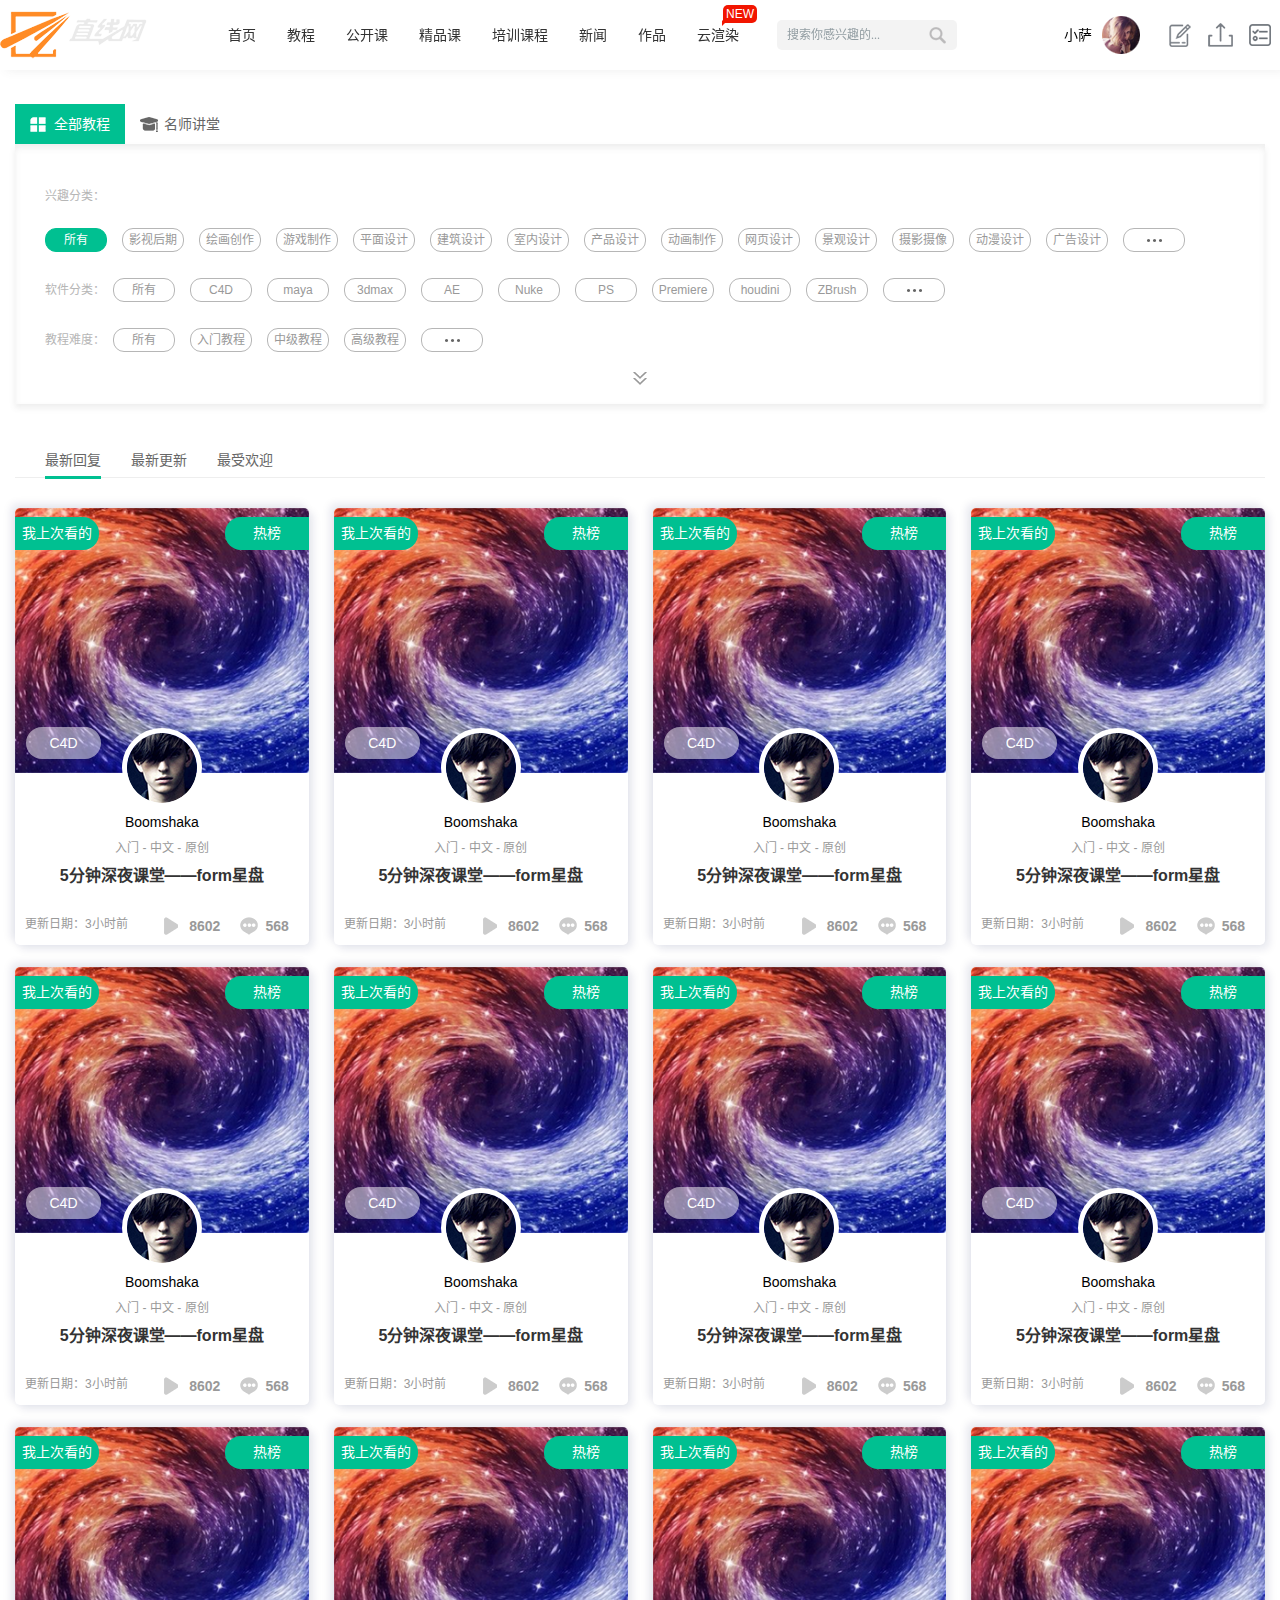
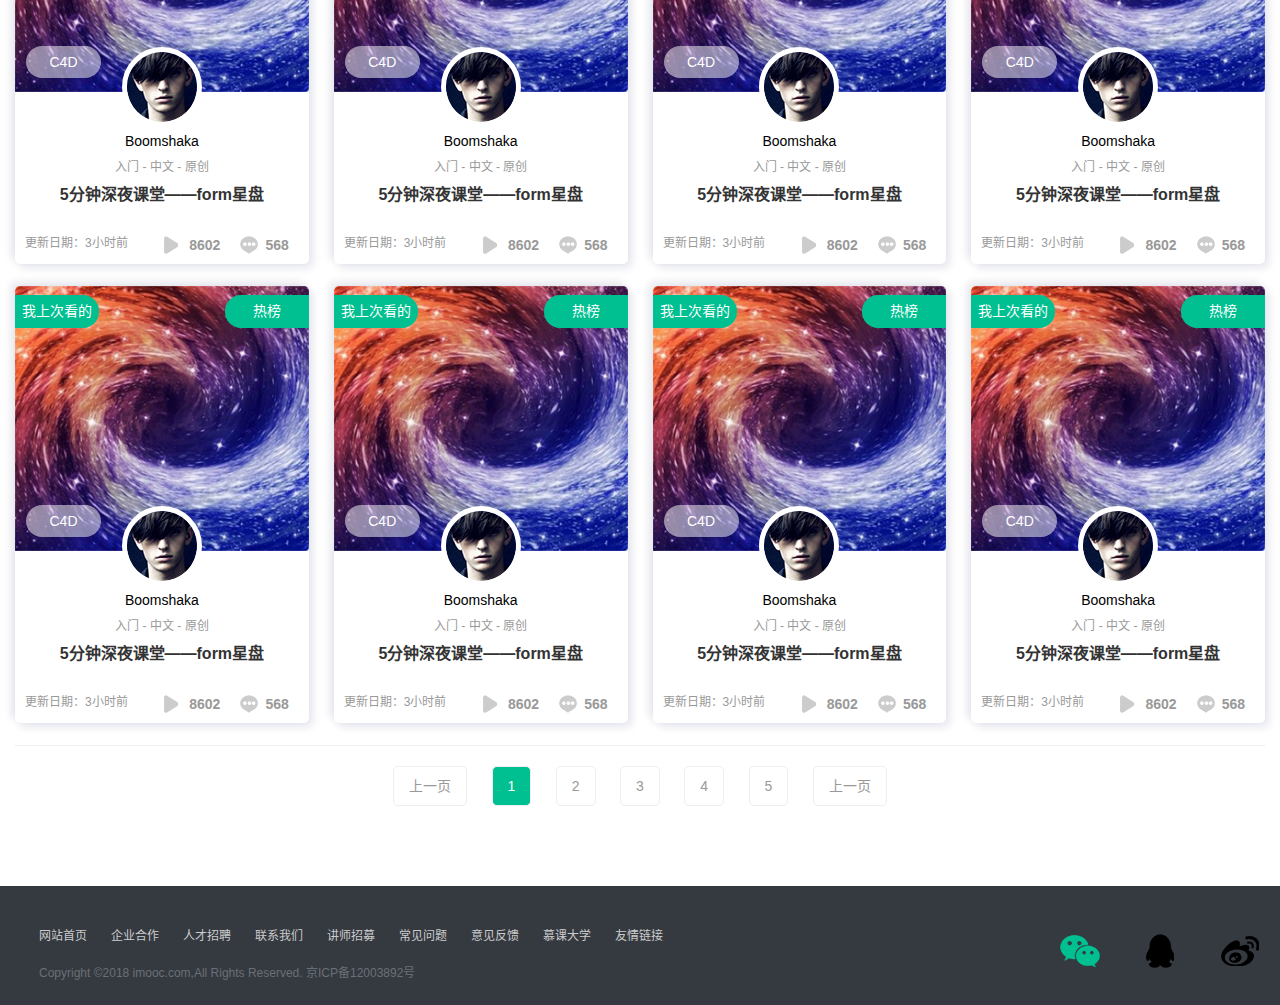
<file: index.html>
﻿<!DOCTYPE html>
<html lang="zh-CN">
<head>
	<meta charset="utf-8">
	<meta http-equiv="X-UA-Compatible" content="IE=edge">
	<title>Bootstrap 101 Template</title>
	<link rel="stylesheet" href="css/reset.css">
	<link rel="stylesheet" href="css/common.css">
</head>
<body>
	
	<div class="header clear">
		<a class="brand fl" href="#">
		</a>
		<div class="nav fl">
			<div class="item fl"><a href="#">首页</a></div>
			<div class="item fl"><a href="#">教程</a></div>
			<div class="item fl"><a href="#">公开课</a></div>
			<div class="item fl"><a href="#">精品课</a></div>
			<div class="item fl"><a href="#">培训课程</a></div>
			<div class="item fl"><a href="#">新闻</a></div>
			<div class="item fl"><a href="#">作品</a></div>
			<div class="item fl hot"><a href="#">云渲染</a></div>
		</div>
		<div class="search fl">
			<input type="text" placeholder="搜索你感兴趣的...">
			<input type="submit" value="">
		</div>
		<div class="fr user-info">
			<div class="item fl">
				<a href="#" class="fl mr20">
					<div class="name fl">小萨</div>
					<div class="pic fl"><img src="img/d7f8ecb3b6a9b56df1529e386123c9fa.png" alt=""></div>
				</a>
			</div>
			<div class="item fl">
				<a href="#" class="icon icon-edit"></a>
			</div>
			<div class="item fl">
				<a href="#" class="icon icon-upload"></a>
			</div>
			<div class="item fl">
				<a href="#" class="icon icon-book"></a>
			</div>
		</div>
	</div>
	<div class="main">
		<div class="w">
			<div class="tabs">
				<div class="tabs-control clear">
					<div class="item fl active">
						<a href="#" class="all">全部教程</a>
					</div>
					<div class="item fl">
						<a href="#" class="teacher">名师讲堂</a>
					</div>
				</div>
				<div class="tabs-wrap">
					<div class="item">
						<div class="row clear">
							<div class="label fl">兴趣分类：</div>
							<div class="option fl">
								<a href="#" class="fl active">所有</a>
								<a href="#" class="fl">影视后期</a>
								<a href="#" class="fl">绘画创作</a>
								<a href="#" class="fl">游戏制作</a>
								<a href="#" class="fl">平面设计</a>
								<a href="#" class="fl">建筑设计</a>
								<a href="#" class="fl">室内设计</a>
								<a href="#" class="fl">产品设计</a>
								<a href="#" class="fl">动画制作</a>
								<a href="#" class="fl">网页设计</a>
								<a href="#" class="fl">景观设计</a>
								<a href="#" class="fl">摄影摄像</a>
								<a href="#" class="fl">动漫设计</a>
								<a href="#" class="fl">广告设计</a>
								<a href="#" class="fl more"></a>
							</div>
						</div>
						<div class="row clear">
							<div class="label fl">软件分类：</div>
							<div class="option fl">
								<a href="#" class="fl">所有</a>
								<a href="#" class="fl">C4D</a>
								<a href="#" class="fl">maya</a>
								<a href="#" class="fl">3dmax</a>
								<a href="#" class="fl">AE</a>
								<a href="#" class="fl">Nuke</a>
								<a href="#" class="fl">PS</a>
								<a href="#" class="fl">Premiere</a>
								<a href="#" class="fl">houdini</a>
								<a href="#" class="fl">ZBrush</a>
								<a href="#" class="fl more"></a>
							</div>
						</div>
						<div class="row clear">
							<div class="label fl">教程难度：</div>
							<div class="option fl">
								<a href="#" class="fl">所有</a>
								<a href="#" class="fl">入门教程</a>
								<a href="#" class="fl">中级教程</a>
								<a href="#" class="fl">高级教程</a>
								<a href="#" class="fl more"></a>
							</div>
						</div>
						<div class="row">
							<a href="#" class="all"></a>
						</div>
					</div>
				</div>
			</div>
			<div class="sort clear">
				<a href="#" class="fl active">最新回复</a>
				<a href="#" class="fl">最新更新</a>
				<a href="#" class="fl">最受欢迎</a>
			</div>
			<div class="list clear">
				<div class="item w25 fl">
					<a href="#">
						<div class="pic">
							<img src="img/850d9a968d9d5e220fa238f66d15329a.png" alt="">
							<div class="layout">
								<div class="tips">C4D</div>
								<div class="pre">我上次看的</div>
								<div class="hot">热榜</div>
								<div class="play"><img src="img/631656149db231cf133093782fdb1281.png" alt=""></div>
							</div>
						</div>
						<div class="user-info">
							<div class="pic">
								<img src="img/82fb4d0c8a19e0a71a32ae15631e91cd.png" alt="">
							</div>
							<div class="name">Boomshaka</div>
							<p><span>入门</span> - 中文 - 原创</p>
							<h3>5分钟深夜课堂——form星盘</h3>
							<div class="clear time">
								<div class="fl">更新日期：3小时前</div>
								<div class="fr">
									<div class="icon fl">8602</div>
									<div class="icon fl">568</div>
								</div>
							</div>
						</div>
					</a>
				</div>
				<div class="item w25 fl">
					<a href="#">
						<div class="pic">
							<img src="img/850d9a968d9d5e220fa238f66d15329a.png" alt="">
							<div class="layout">
								<div class="tips">C4D</div>
								<div class="pre">我上次看的</div>
								<div class="hot">热榜</div>
								<div class="play"><img src="img/631656149db231cf133093782fdb1281.png" alt=""></div>
							</div>
						</div>
						<div class="user-info">
							<div class="pic">
								<img src="img/82fb4d0c8a19e0a71a32ae15631e91cd.png" alt="">
							</div>
							<div class="name">Boomshaka</div>
							<p><span>入门</span> - 中文 - 原创</p>
							<h3>5分钟深夜课堂——form星盘</h3>
							<div class="clear time">
								<div class="fl">更新日期：3小时前</div>
								<div class="fr">
									<div class="icon fl">8602</div>
									<div class="icon fl">568</div>
								</div>
							</div>
						</div>
					</a>
				</div>
				<div class="item w25 fl">
					<a href="#">
						<div class="pic">
							<img src="img/850d9a968d9d5e220fa238f66d15329a.png" alt="">
							<div class="layout">
								<div class="tips">C4D</div>
								<div class="pre">我上次看的</div>
								<div class="hot">热榜</div>
								<div class="play"><img src="img/631656149db231cf133093782fdb1281.png" alt=""></div>
							</div>
						</div>
						<div class="user-info">
							<div class="pic">
								<img src="img/82fb4d0c8a19e0a71a32ae15631e91cd.png" alt="">
							</div>
							<div class="name">Boomshaka</div>
							<p><span>入门</span> - 中文 - 原创</p>
							<h3>5分钟深夜课堂——form星盘</h3>
							<div class="clear time">
								<div class="fl">更新日期：3小时前</div>
								<div class="fr">
									<div class="icon fl">8602</div>
									<div class="icon fl">568</div>
								</div>
							</div>
						</div>
					</a>
				</div>
				<div class="item w25 fl">
					<a href="#">
						<div class="pic">
							<img src="img/850d9a968d9d5e220fa238f66d15329a.png" alt="">
							<div class="layout">
								<div class="tips">C4D</div>
								<div class="pre">我上次看的</div>
								<div class="hot">热榜</div>
								<div class="play"><img src="img/631656149db231cf133093782fdb1281.png" alt=""></div>
							</div>
						</div>
						<div class="user-info">
							<div class="pic">
								<img src="img/82fb4d0c8a19e0a71a32ae15631e91cd.png" alt="">
							</div>
							<div class="name">Boomshaka</div>
							<p><span>入门</span> - 中文 - 原创</p>
							<h3>5分钟深夜课堂——form星盘</h3>
							<div class="clear time">
								<div class="fl">更新日期：3小时前</div>
								<div class="fr">
									<div class="icon fl">8602</div>
									<div class="icon fl">568</div>
								</div>
							</div>
						</div>
					</a>
				</div>

				<div class="item w25 fl">
					<a href="#">
						<div class="pic">
							<img src="img/850d9a968d9d5e220fa238f66d15329a.png" alt="">
							<div class="layout">
								<div class="tips">C4D</div>
								<div class="pre">我上次看的</div>
								<div class="hot">热榜</div>
								<div class="play"><img src="img/631656149db231cf133093782fdb1281.png" alt=""></div>
							</div>
						</div>
						<div class="user-info">
							<div class="pic">
								<img src="img/82fb4d0c8a19e0a71a32ae15631e91cd.png" alt="">
							</div>
							<div class="name">Boomshaka</div>
							<p><span>入门</span> - 中文 - 原创</p>
							<h3>5分钟深夜课堂——form星盘</h3>
							<div class="clear time">
								<div class="fl">更新日期：3小时前</div>
								<div class="fr">
									<div class="icon fl">8602</div>
									<div class="icon fl">568</div>
								</div>
							</div>
						</div>
					</a>
				</div>
				<div class="item w25 fl">
					<a href="#">
						<div class="pic">
							<img src="img/850d9a968d9d5e220fa238f66d15329a.png" alt="">
							<div class="layout">
								<div class="tips">C4D</div>
								<div class="pre">我上次看的</div>
								<div class="hot">热榜</div>
								<div class="play"><img src="img/631656149db231cf133093782fdb1281.png" alt=""></div>
							</div>
						</div>
						<div class="user-info">
							<div class="pic">
								<img src="img/82fb4d0c8a19e0a71a32ae15631e91cd.png" alt="">
							</div>
							<div class="name">Boomshaka</div>
							<p><span>入门</span> - 中文 - 原创</p>
							<h3>5分钟深夜课堂——form星盘</h3>
							<div class="clear time">
								<div class="fl">更新日期：3小时前</div>
								<div class="fr">
									<div class="icon fl">8602</div>
									<div class="icon fl">568</div>
								</div>
							</div>
						</div>
					</a>
				</div>
				<div class="item w25 fl">
					<a href="#">
						<div class="pic">
							<img src="img/850d9a968d9d5e220fa238f66d15329a.png" alt="">
							<div class="layout">
								<div class="tips">C4D</div>
								<div class="pre">我上次看的</div>
								<div class="hot">热榜</div>
								<div class="play"><img src="img/631656149db231cf133093782fdb1281.png" alt=""></div>
							</div>
						</div>
						<div class="user-info">
							<div class="pic">
								<img src="img/82fb4d0c8a19e0a71a32ae15631e91cd.png" alt="">
							</div>
							<div class="name">Boomshaka</div>
							<p><span>入门</span> - 中文 - 原创</p>
							<h3>5分钟深夜课堂——form星盘</h3>
							<div class="clear time">
								<div class="fl">更新日期：3小时前</div>
								<div class="fr">
									<div class="icon fl">8602</div>
									<div class="icon fl">568</div>
								</div>
							</div>
						</div>
					</a>
				</div>
				<div class="item w25 fl">
					<a href="#">
						<div class="pic">
							<img src="img/850d9a968d9d5e220fa238f66d15329a.png" alt="">
							<div class="layout">
								<div class="tips">C4D</div>
								<div class="pre">我上次看的</div>
								<div class="hot">热榜</div>
								<div class="play"><img src="img/631656149db231cf133093782fdb1281.png" alt=""></div>
							</div>
						</div>
						<div class="user-info">
							<div class="pic">
								<img src="img/82fb4d0c8a19e0a71a32ae15631e91cd.png" alt="">
							</div>
							<div class="name">Boomshaka</div>
							<p><span>入门</span> - 中文 - 原创</p>
							<h3>5分钟深夜课堂——form星盘</h3>
							<div class="clear time">
								<div class="fl">更新日期：3小时前</div>
								<div class="fr">
									<div class="icon fl">8602</div>
									<div class="icon fl">568</div>
								</div>
							</div>
						</div>
					</a>
				</div>

				<div class="item w25 fl">
					<a href="#">
						<div class="pic">
							<img src="img/850d9a968d9d5e220fa238f66d15329a.png" alt="">
							<div class="layout">
								<div class="tips">C4D</div>
								<div class="pre">我上次看的</div>
								<div class="hot">热榜</div>
								<div class="play"><img src="img/631656149db231cf133093782fdb1281.png" alt=""></div>
							</div>
						</div>
						<div class="user-info">
							<div class="pic">
								<img src="img/82fb4d0c8a19e0a71a32ae15631e91cd.png" alt="">
							</div>
							<div class="name">Boomshaka</div>
							<p><span>入门</span> - 中文 - 原创</p>
							<h3>5分钟深夜课堂——form星盘</h3>
							<div class="clear time">
								<div class="fl">更新日期：3小时前</div>
								<div class="fr">
									<div class="icon fl">8602</div>
									<div class="icon fl">568</div>
								</div>
							</div>
						</div>
					</a>
				</div>
				<div class="item w25 fl">
					<a href="#">
						<div class="pic">
							<img src="img/850d9a968d9d5e220fa238f66d15329a.png" alt="">
							<div class="layout">
								<div class="tips">C4D</div>
								<div class="pre">我上次看的</div>
								<div class="hot">热榜</div>
								<div class="play"><img src="img/631656149db231cf133093782fdb1281.png" alt=""></div>
							</div>
						</div>
						<div class="user-info">
							<div class="pic">
								<img src="img/82fb4d0c8a19e0a71a32ae15631e91cd.png" alt="">
							</div>
							<div class="name">Boomshaka</div>
							<p><span>入门</span> - 中文 - 原创</p>
							<h3>5分钟深夜课堂——form星盘</h3>
							<div class="clear time">
								<div class="fl">更新日期：3小时前</div>
								<div class="fr">
									<div class="icon fl">8602</div>
									<div class="icon fl">568</div>
								</div>
							</div>
						</div>
					</a>
				</div>
				<div class="item w25 fl">
					<a href="#">
						<div class="pic">
							<img src="img/850d9a968d9d5e220fa238f66d15329a.png" alt="">
							<div class="layout">
								<div class="tips">C4D</div>
								<div class="pre">我上次看的</div>
								<div class="hot">热榜</div>
								<div class="play"><img src="img/631656149db231cf133093782fdb1281.png" alt=""></div>
							</div>
						</div>
						<div class="user-info">
							<div class="pic">
								<img src="img/82fb4d0c8a19e0a71a32ae15631e91cd.png" alt="">
							</div>
							<div class="name">Boomshaka</div>
							<p><span>入门</span> - 中文 - 原创</p>
							<h3>5分钟深夜课堂——form星盘</h3>
							<div class="clear time">
								<div class="fl">更新日期：3小时前</div>
								<div class="fr">
									<div class="icon fl">8602</div>
									<div class="icon fl">568</div>
								</div>
							</div>
						</div>
					</a>
				</div>
				<div class="item w25 fl">
					<a href="#">
						<div class="pic">
							<img src="img/850d9a968d9d5e220fa238f66d15329a.png" alt="">
							<div class="layout">
								<div class="tips">C4D</div>
								<div class="pre">我上次看的</div>
								<div class="hot">热榜</div>
								<div class="play"><img src="img/631656149db231cf133093782fdb1281.png" alt=""></div>
							</div>
						</div>
						<div class="user-info">
							<div class="pic">
								<img src="img/82fb4d0c8a19e0a71a32ae15631e91cd.png" alt="">
							</div>
							<div class="name">Boomshaka</div>
							<p><span>入门</span> - 中文 - 原创</p>
							<h3>5分钟深夜课堂——form星盘</h3>
							<div class="clear time">
								<div class="fl">更新日期：3小时前</div>
								<div class="fr">
									<div class="icon fl">8602</div>
									<div class="icon fl">568</div>
								</div>
							</div>
						</div>
					</a>
				</div>

				<div class="item w25 fl">
					<a href="#">
						<div class="pic">
							<img src="img/850d9a968d9d5e220fa238f66d15329a.png" alt="">
							<div class="layout">
								<div class="tips">C4D</div>
								<div class="pre">我上次看的</div>
								<div class="hot">热榜</div>
								<div class="play"><img src="img/631656149db231cf133093782fdb1281.png" alt=""></div>
							</div>
						</div>
						<div class="user-info">
							<div class="pic">
								<img src="img/82fb4d0c8a19e0a71a32ae15631e91cd.png" alt="">
							</div>
							<div class="name">Boomshaka</div>
							<p><span>入门</span> - 中文 - 原创</p>
							<h3>5分钟深夜课堂——form星盘</h3>
							<div class="clear time">
								<div class="fl">更新日期：3小时前</div>
								<div class="fr">
									<div class="icon fl">8602</div>
									<div class="icon fl">568</div>
								</div>
							</div>
						</div>
					</a>
				</div>
				<div class="item w25 fl">
					<a href="#">
						<div class="pic">
							<img src="img/850d9a968d9d5e220fa238f66d15329a.png" alt="">
							<div class="layout">
								<div class="tips">C4D</div>
								<div class="pre">我上次看的</div>
								<div class="hot">热榜</div>
								<div class="play"><img src="img/631656149db231cf133093782fdb1281.png" alt=""></div>
							</div>
						</div>
						<div class="user-info">
							<div class="pic">
								<img src="img/82fb4d0c8a19e0a71a32ae15631e91cd.png" alt="">
							</div>
							<div class="name">Boomshaka</div>
							<p><span>入门</span> - 中文 - 原创</p>
							<h3>5分钟深夜课堂——form星盘</h3>
							<div class="clear time">
								<div class="fl">更新日期：3小时前</div>
								<div class="fr">
									<div class="icon fl">8602</div>
									<div class="icon fl">568</div>
								</div>
							</div>
						</div>
					</a>
				</div>
				<div class="item w25 fl">
					<a href="#">
						<div class="pic">
							<img src="img/850d9a968d9d5e220fa238f66d15329a.png" alt="">
							<div class="layout">
								<div class="tips">C4D</div>
								<div class="pre">我上次看的</div>
								<div class="hot">热榜</div>
								<div class="play"><img src="img/631656149db231cf133093782fdb1281.png" alt=""></div>
							</div>
						</div>
						<div class="user-info">
							<div class="pic">
								<img src="img/82fb4d0c8a19e0a71a32ae15631e91cd.png" alt="">
							</div>
							<div class="name">Boomshaka</div>
							<p><span>入门</span> - 中文 - 原创</p>
							<h3>5分钟深夜课堂——form星盘</h3>
							<div class="clear time">
								<div class="fl">更新日期：3小时前</div>
								<div class="fr">
									<div class="icon fl">8602</div>
									<div class="icon fl">568</div>
								</div>
							</div>
						</div>
					</a>
				</div>
				<div class="item w25 fl">
					<a href="#">
						<div class="pic">
							<img src="img/850d9a968d9d5e220fa238f66d15329a.png" alt="">
							<div class="layout">
								<div class="tips">C4D</div>
								<div class="pre">我上次看的</div>
								<div class="hot">热榜</div>
								<div class="play"><img src="img/631656149db231cf133093782fdb1281.png" alt=""></div>
							</div>
						</div>
						<div class="user-info">
							<div class="pic">
								<img src="img/82fb4d0c8a19e0a71a32ae15631e91cd.png" alt="">
							</div>
							<div class="name">Boomshaka</div>
							<p><span>入门</span> - 中文 - 原创</p>
							<h3>5分钟深夜课堂——form星盘</h3>
							<div class="clear time">
								<div class="fl">更新日期：3小时前</div>
								<div class="fr">
									<div class="icon fl">8602</div>
									<div class="icon fl">568</div>
								</div>
							</div>
						</div>
					</a>
				</div>
			</div>
			<div class="page-control p20-0-100">
				<a href="#">上一页</a>
				<a href="#" class="num active">1</a>
				<a href="#" class="num">2</a>
				<a href="#" class="num">3</a>
				<a href="#" class="num">4</a>
				<a href="#" class="num">5</a>
				<a href="#">上一页</a>
			</div>
		</div>
	</div>
	<div class="footer">
		<div class="w clear">
			<div class="fl">
				<div class="nav clear">
					<div class="item fl"><a href="#">网站首页</a></div>
					<div class="item fl"><a href="#">企业合作</a></div>
					<div class="item fl"><a href="#">人才招聘</a></div>
					<div class="item fl"><a href="#">联系我们</a></div>
					<div class="item fl"><a href="#">讲师招募</a></div>
					<div class="item fl"><a href="#">常见问题</a></div>
					<div class="item fl"><a href="#">意见反馈</a></div>
					<div class="item fl"><a href="#">慕课大学</a></div>
					<div class="item fl"><a href="#">友情链接</a></div>
				</div>
				<div class="copy-right">
					Copyright ©2018 imooc.com,All Rights Reserved.  京ICP备12003892号    
				</div>
			</div>
			<div class="contact-me fr">
				<a href="#" class="icon fr weibo"></a>
				<a href="#" class="icon fr qq"></a>
				<a href="#" class="icon fr wechat"></a>
			</div>
		</div>
	</div>
	<script data-main="js/main.js" src="js/require.js"></script>
</body>
</html>
</file>
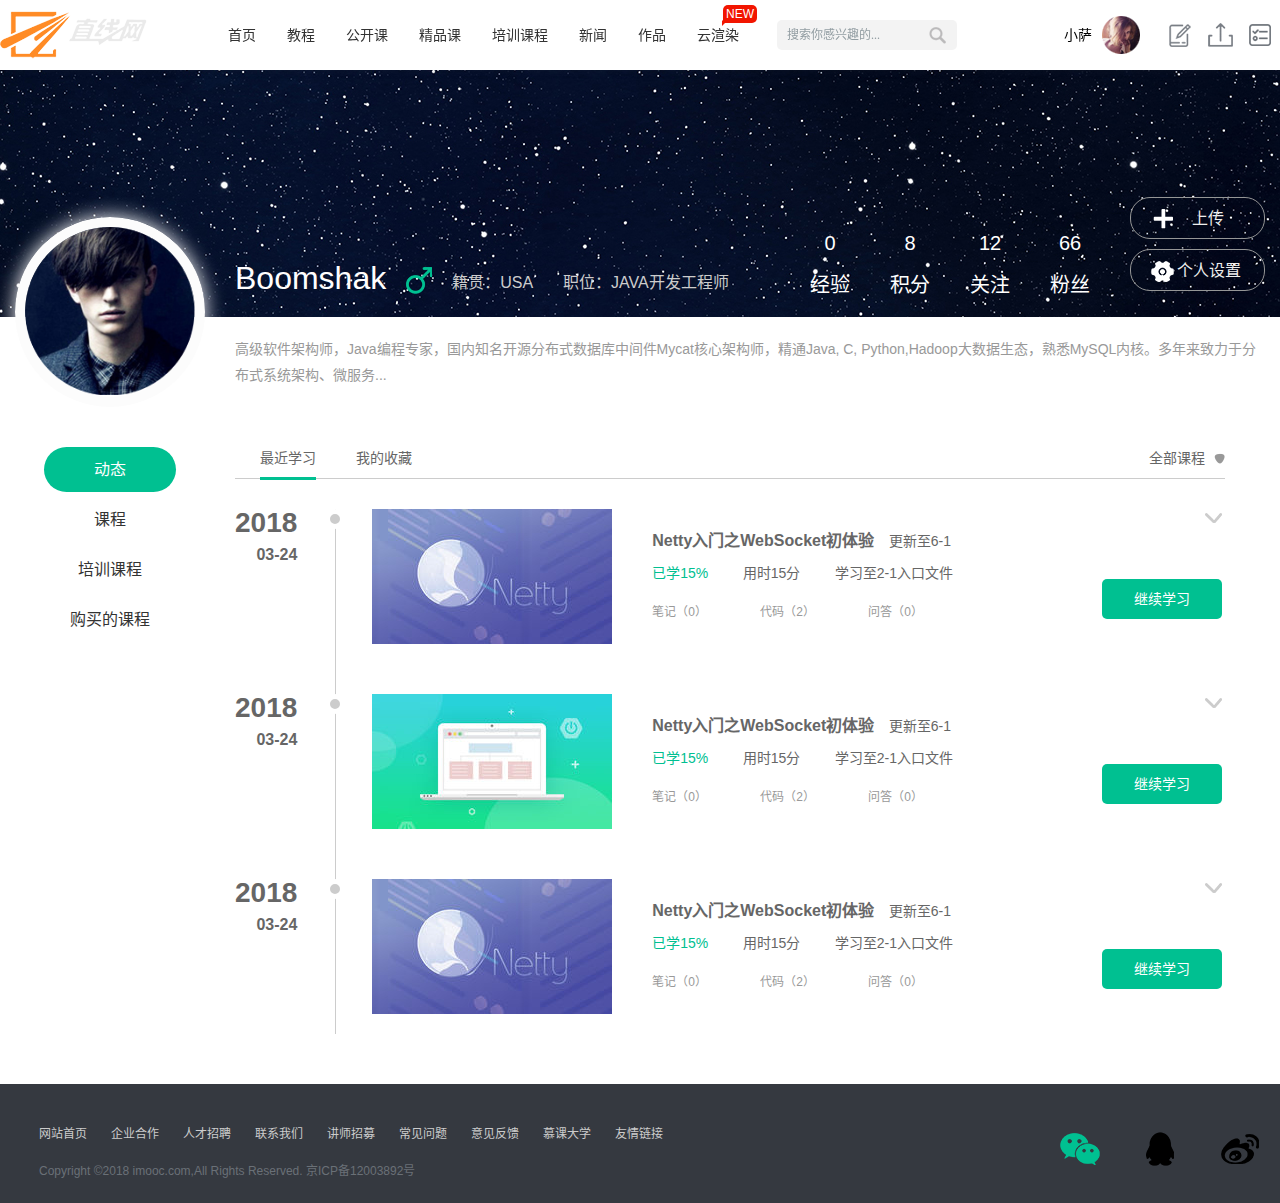
<file: 个人中心(1).html>
<!DOCTYPE html>
<html lang="zh-CN">

<head>
	<meta charset="utf-8">
	<meta http-equiv="X-UA-Compatible" content="IE=edge">
	<title>Bootstrap 101 Template</title>
	<link rel="stylesheet" href="css/reset.css">
	<link rel="stylesheet" href="css/common.css">
</head>

<body>

	<div class="header clear">
		<a class="brand fl" href="#">
		</a>
		<div class="nav fl">
			<div class="item fl">
				<a href="#">首页</a>
			</div>
			<div class="item fl">
				<a href="#">教程</a>
			</div>
			<div class="item fl">
				<a href="#">公开课</a>
			</div>
			<div class="item fl">
				<a href="#">精品课</a>
			</div>
			<div class="item fl">
				<a href="#">培训课程</a>
			</div>
			<div class="item fl">
				<a href="#">新闻</a>
			</div>
			<div class="item fl">
				<a href="#">作品</a>
			</div>
			<div class="item fl hot">
				<a href="#">云渲染</a>
			</div>
		</div>
		<div class="search fl">
			<input type="text" placeholder="搜索你感兴趣的...">
			<input type="submit" value="">
		</div>
		<div class="fr user-info">
			<div class="item fl">
				<a href="#" class="fl mr20">
					<div class="name fl">小萨</div>
					<div class="pic fl">
						<img src="img/d7f8ecb3b6a9b56df1529e386123c9fa.png" alt="">
					</div>
				</a>
			</div>
			<div class="item fl">
				<a href="#" class="icon icon-edit"></a>
			</div>
			<div class="item fl">
				<a href="#" class="icon icon-upload"></a>
			</div>
			<div class="item fl">
				<a href="#" class="icon icon-book"></a>
			</div>
		</div>
	</div>
	<div class="main">
		<div class="my-center">
			<div class="w">
				<div class="bg"></div>
				<div class="my-info clear">
					<div class="columns fl">
						<div class="pic header-pic">
							<img src="img/65aadc6ccd08f46d01442184a5bfc569.jpg" alt="">
						</div>
						<div class="menu">
							<div class="item">
								<a href="#" class="active">动态</a>
							</div>
							<div class="item">
								<a href="#">课程</a>
							</div>
							<div class="item">
								<a href="#">培训课程</a>
							</div>
							<div class="item">
								<a href="#">购买的课程 </a>
							</div>
						</div>
					</div>
					<div class="columns root fr">
						<div class="detalis">
							<div class=" w100 clear">
								<div class="fl">
									<div class="name fl">
										Boomshak
									</div>
									<div class="sex fl">
										<img src="img/f45297437ae33c64f875f0dc9db4326f.png" alt="">
									</div>
									<div class="fl option">
										籍贯：USA
									</div>
									<div class="fl pl30 option">
										职位：JAVA开发工程师
									</div>
								</div>
								<div class="btn-group fr">
									<a href="#">
										<img src="img/bd8c070f47b8ea1b3b8181ad1b0f7c76.png" alt="">
										<span>上传</span>
									</a>
									<a href="#">
										<img src="img/28a2e21b78fb4681441b763003028d7d.png" alt="">
										<span>个人设置</span>
									</a>
								</div>
								<div class="fr experience">
									<div class="item fl">
										<span>0</span>
										<span>经验</span>
									</div>
									<div class="item fl">
										<span>8</span>
										<span>积分</span>
									</div>
									<div class="item fl">
										<span>12</span>
										<span>关注</span>
									</div>
									<div class="item fl">
										<span>66</span>
										<span>粉丝</span>
									</div>
								</div>
							</div>
						</div>
						<div class="base-info">
							高级软件架构师，Java编程专家，国内知名开源分布式数据库中间件Mycat核心架构师，精通Java, C, Python,Hadoop大数据生态，熟悉MySQL内核。多年来致力于分布式系统架构、微服务...
						</div>
						<div class="content">
							<div class="title clear">
								<div class="fl">
									<span class="fl active">最近学习</span>
									<span class="fl">我的收藏</span>
								</div>
								<div class="fr">
									<a href="#" class="all">全部课程</a>
								</div>
							</div>
							<div class="history clear">
								<div class="item fl">
									<div class="date fl">
										<span>2018</span>
										03-24
									</div>
									<div class="pic fl">
										<a href="#">
											<img src="img/9f712d64a852515e6e95f629914adf67.jpg" alt="">
										</a>
									</div>
									<div class="base-info-1 fl">
										<h3><a href="#">Netty入门之WebSocket初体验</a>
											<span class="add">更新至6-1</span>
											<a href="#" class="more"></a>
											
										</h3>
										<p>
											<span class="c00c091">已学15%</span>
											<span>用时15分</span>
											<span>学习至2-1入口文件</span>
										</p>
										<div class="note">
											<a href="#">笔记（0）</a>
											<a href="#">代码（2）</a>
											<a href="#">问答（0）</a>
											<a href="#" class="btn">继续学习</a>
										</div>
									</div>
								</div>
								<div class="item fl">
									<div class="date fl">
										<span>2018</span>
										03-24
									</div>
									<div class="pic fl">
										<a href="#">
											<img src="img/598eede379235be16a9b6307777846ab.jpg" alt="">
										</a>
									</div>
									<div class="base-info-1 fl">
										<h3><a href="#">Netty入门之WebSocket初体验</a>
											<span class="add">更新至6-1</span>
											<a href="#" class="more"></a>
											
										</h3>
										<p>
											<span class="c00c091">已学15%</span>
											<span>用时15分</span>
											<span>学习至2-1入口文件</span>
										</p>
										<div class="note">
											<a href="#">笔记（0）</a>
											<a href="#">代码（2）</a>
											<a href="#">问答（0）</a>
											<a href="#" class="btn">继续学习</a>
										</div>
									</div>
								</div>
								<div class="item fl">
									<div class="date fl">
										<span>2018</span>
										03-24
									</div>
									<div class="pic fl">
										<a href="#">
											<img src="img/9f712d64a852515e6e95f629914adf67.jpg" alt="">
										</a>
									</div>
									<div class="base-info-1 fl">
										<h3><a href="#">Netty入门之WebSocket初体验</a>
											<span class="add">更新至6-1</span>
											<a href="#" class="more"></a>
											
										</h3>
										<p>
											<span class="c00c091">已学15%</span>
											<span>用时15分</span>
											<span>学习至2-1入口文件</span>
										</p>
										<div class="note">
											<a href="#">笔记（0）</a>
											<a href="#">代码（2）</a>
											<a href="#">问答（0）</a>
											<a href="#" class="btn">继续学习</a>
										</div>
									</div>
								</div>
								<div class="line"></div>
							</div>
						</div>
					</div>

				</div>
			</div>
		</div>
	</div>
	<div class="footer">
		<div class="w clear">
			<div class="fl">
				<div class="nav clear">
					<div class="item fl">
						<a href="#">网站首页</a>
					</div>
					<div class="item fl">
						<a href="#">企业合作</a>
					</div>
					<div class="item fl">
						<a href="#">人才招聘</a>
					</div>
					<div class="item fl">
						<a href="#">联系我们</a>
					</div>
					<div class="item fl">
						<a href="#">讲师招募</a>
					</div>
					<div class="item fl">
						<a href="#">常见问题</a>
					</div>
					<div class="item fl">
						<a href="#">意见反馈</a>
					</div>
					<div class="item fl">
						<a href="#">慕课大学</a>
					</div>
					<div class="item fl">
						<a href="#">友情链接</a>
					</div>
				</div>
				<div class="copy-right">
					Copyright ©2018 imooc.com,All Rights Reserved. 京ICP备12003892号
				</div>
			</div>
			<div class="contact-me fr">
				<a href="#" class="icon fr weibo"></a>
				<a href="#" class="icon fr qq"></a>
				<a href="#" class="icon fr wechat"></a>
			</div>
		</div>
	</div>
	<script data-main="js/main.js" src="js/require.js"></script>
</body>

</html>
</file>
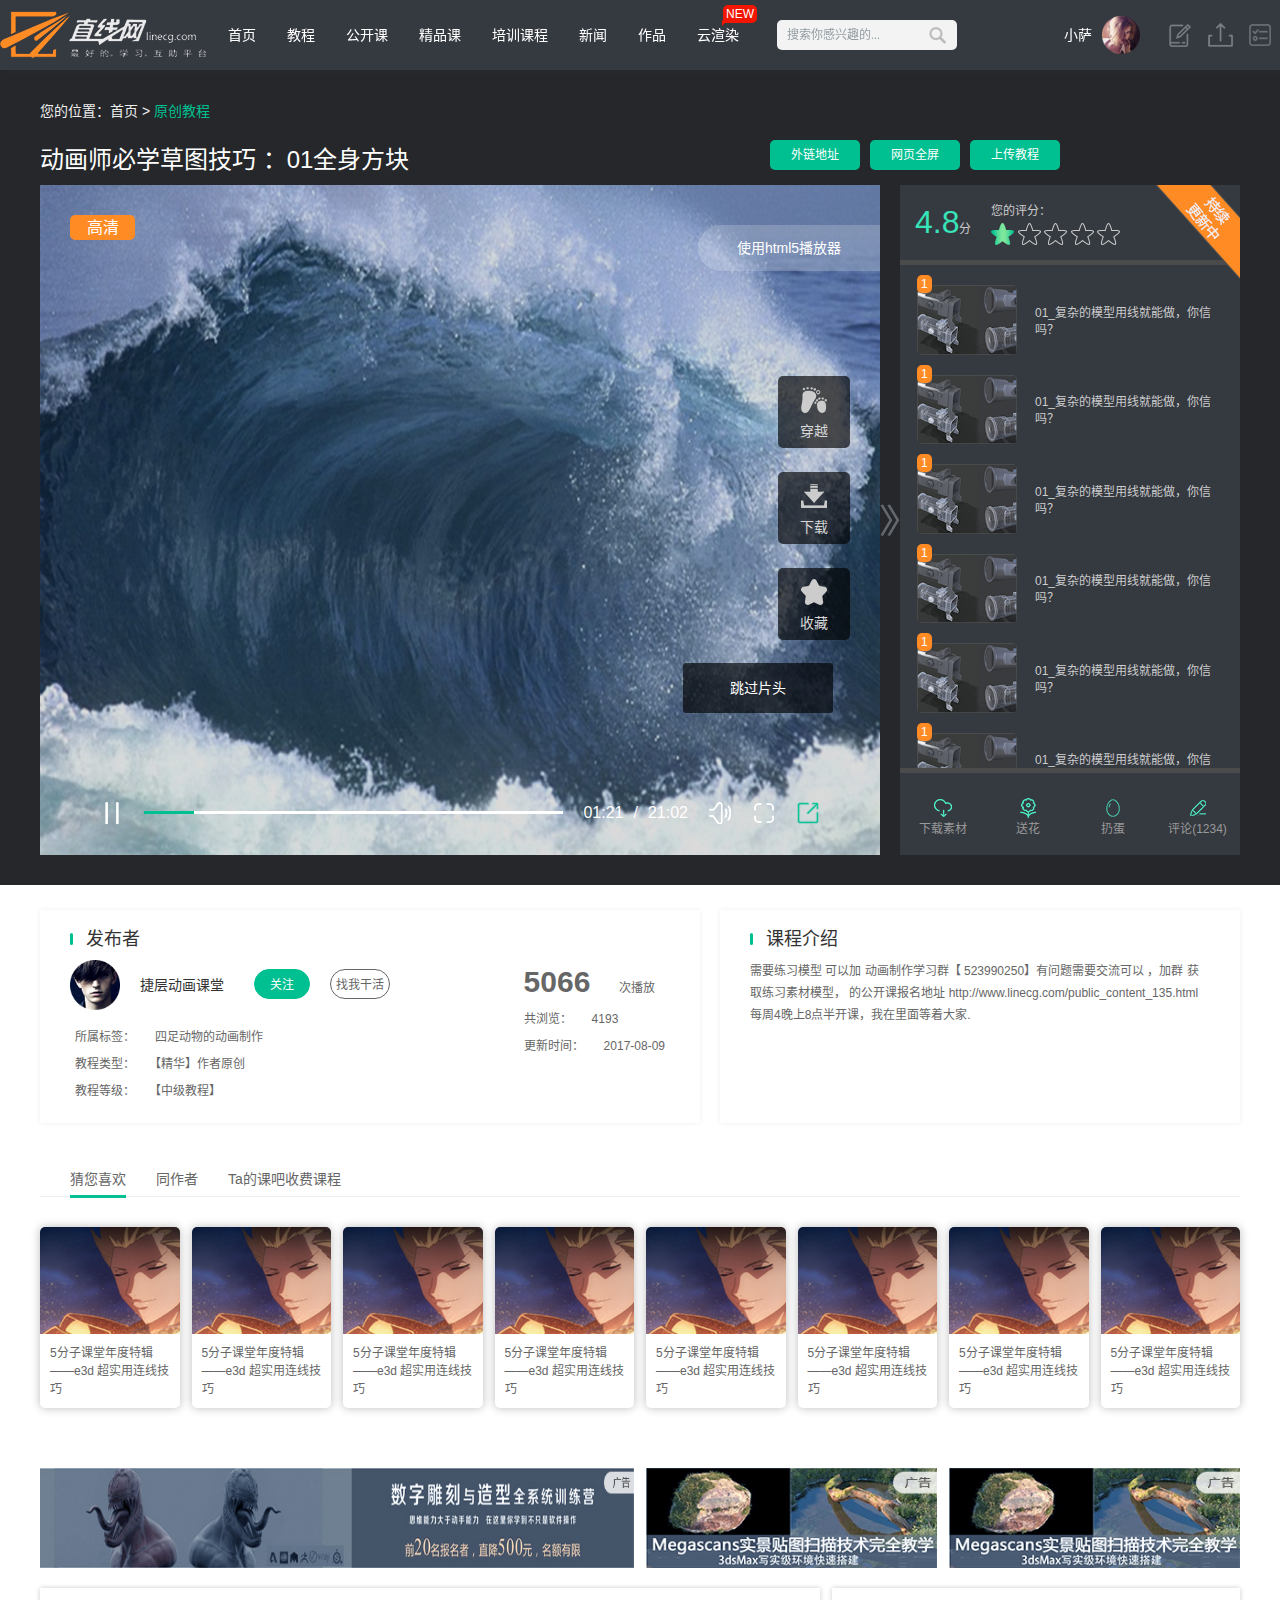
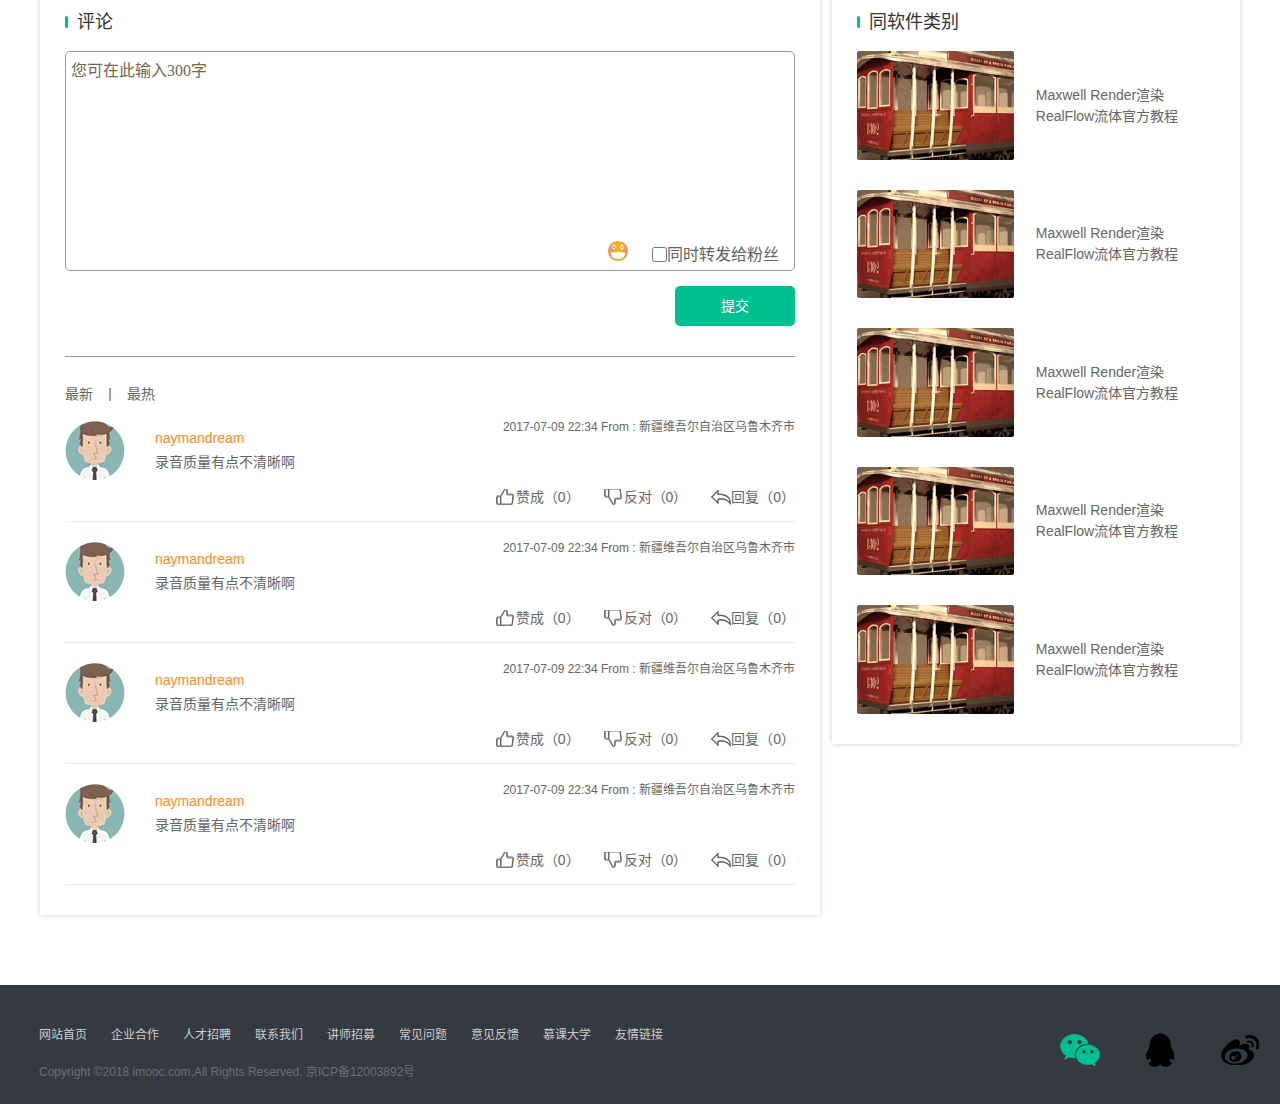
<file: 播放界面(1)(1).html>
<!DOCTYPE html>
<html lang="zh-CN">
<head>
	<meta charset="utf-8">
	<meta http-equiv="X-UA-Compatible" content="IE=edge">
	<title>Bootstrap 101 Template</title>
	<link rel="stylesheet" href="css/reset.css">
	<link rel="stylesheet" href="css/common.css">
</head>
<body>
	
	<div class="header clear bg353940">
		<a class="brand fl" href="#">
		</a>
		<div class="nav fl">
			<div class="item fl"><a href="#">首页</a></div>
			<div class="item fl"><a href="#">教程</a></div>
			<div class="item fl"><a href="#">公开课</a></div>
			<div class="item fl"><a href="#">精品课</a></div>
			<div class="item fl"><a href="#">培训课程</a></div>
			<div class="item fl"><a href="#">新闻</a></div>
			<div class="item fl"><a href="#">作品</a></div>
			<div class="item fl hot"><a href="#">云渲染</a></div>
		</div>
		<div class="search fl">
			<input type="text" placeholder="搜索你感兴趣的...">
			<input type="submit" value="">
		</div>
		<div class="fr user-info">
			<div class="item fl">
				<a href="#" class="fl mr20">
					<div class="name fl">小萨</div>
					<div class="pic fl"><img src="img/d7f8ecb3b6a9b56df1529e386123c9fa.png" alt=""></div>
				</a>
			</div>
			<div class="item fl">
				<a href="#" class="icon icon-edit"></a>
			</div>
			<div class="item fl">
				<a href="#" class="icon icon-upload"></a>
			</div>
			<div class="item fl">
				<a href="#" class="icon icon-book"></a>
			</div>
		</div>
	</div>
	<div class="main">
		<div class="play-window">
			<div class="video-wrap p0-40">
				<div class="w80">
					<div class="header-nav">
						您的位置：<a href="#">首页</a> > <span>原创教程</span>
					</div>
					<div class="title clear">
						<div class="w fl">
							<h3 class="fl">动画师必学草图技巧 ：01全身方块</h3>
							<div class="fr btn-group">
								<a href="#" class="fl">外链地址</a>
								<a href="#" class="fl">网页全屏</a>
								<a href="#" class="fl">上传教程</a>
							</div>
						</div>
					</div>
					<div class="row toggle-menu clear">
						<div class="video fl">
							<img src="img/71994a067c3fb2ba569f2845f522b56a.jpg" alt="">
							<div class="hd">高清</div>
							<div class="use-html5">使用html5播放器</div>
							<div class="jump">跳过片头</div>
							<div class="btn-group">
								<a href="#"><span style="background-image: url(img/cy.png)"></span>穿越</a>
								<a href="#"><span style="background-image: url(img/xz.png)"></span>下载</a>
								<a href="#"><span style="background-image: url(img/sc.png)"></span>收藏</a>
							</div>
							<div class="video-control clear">
								<div class="fl play"></div>
								<div class="fl progress"></div>
								<div class="fl time"><span class="current">01:21</span>/<span class="total">21:02</span></div>
								<div class="fl volume"></div>
								<div class="fl full-screen"></div>
								<div class="fl share">
									<div class="layout clear">
										<a href="#" class="fl qq" style="background-image: url(img/qqqq.png);">QQ好友</a>
										<a href="#" class="fl qq" style="background-image: url(img/qzone.png);">QQ空间</a>
										<a href="#" class="fl qq" style="background-image: url(img/tenwe.png);">腾讯微博</a>
										<a href="#" class="fl qq" style="background-image: url(img/weibo.png);">新浪微博</a>
									</div>
								</div>
							</div>
						</div>
						<div class="list-wrap fr flag">
							<div class="flag-icon">
								<img src="img/b804b8645cb334914466e165a94e2cd0.png" alt="">
							</div>
							<div class="rotate clear">
								<div class="item fl"><span class="score">4.8</span>分</div>
								<div class="item fl pl20">
									<h3>您的评分：</h3>
									<div class="bg">
										<img src="img/6242db7a5eb8bacda3b2c7f091bef03c.png" alt="">
										<img src="img/03b064e3feca962a8c9ae4f424a323a3.png" alt="">
										<img src="img/03b064e3feca962a8c9ae4f424a323a3.png" alt="">
										<img src="img/03b064e3feca962a8c9ae4f424a323a3.png" alt="">
										<img src="img/03b064e3feca962a8c9ae4f424a323a3.png" alt="">
									</div>
								</div>
							</div>
							<div class="list-b clear">
								<div class="item fl">
									<div class="pic fl"><img src="img/a44deb5b5b696598aa781d6a5b1fdfa6.jpg" alt=""><div class="num">1</div></div>
									<p class="fl">01_复杂的模型用线就能做，你信吗？</p>
								</div>
								<div class="item fl">
									<div class="pic fl"><img src="img/a44deb5b5b696598aa781d6a5b1fdfa6.jpg" alt=""><div class="num">1</div></div>
									<p class="fl">01_复杂的模型用线就能做，你信吗？</p>
								</div>
								<div class="item fl">
									<div class="pic fl"><img src="img/a44deb5b5b696598aa781d6a5b1fdfa6.jpg" alt=""><div class="num">1</div></div>
									<p class="fl">01_复杂的模型用线就能做，你信吗？</p>
								</div>
								<div class="item fl">
									<div class="pic fl"><img src="img/a44deb5b5b696598aa781d6a5b1fdfa6.jpg" alt=""><div class="num">1</div></div>
									<p class="fl">01_复杂的模型用线就能做，你信吗？</p>
								</div>
								<div class="item fl">
									<div class="pic fl"><img src="img/a44deb5b5b696598aa781d6a5b1fdfa6.jpg" alt=""><div class="num">1</div></div>
									<p class="fl">01_复杂的模型用线就能做，你信吗？</p>
								</div>
								<div class="item fl">
									<div class="pic fl"><img src="img/a44deb5b5b696598aa781d6a5b1fdfa6.jpg" alt=""><div class="num">1</div></div>
									<p class="fl">01_复杂的模型用线就能做，你信吗？</p>
								</div>
								<div class="item fl">
									<div class="pic fl"><img src="img/a44deb5b5b696598aa781d6a5b1fdfa6.jpg" alt=""><div class="num">1</div></div>
									<p class="fl">01_复杂的模型用线就能做，你信吗？</p>
								</div>
								<div class="item fl">
									<div class="pic fl"><img src="img/a44deb5b5b696598aa781d6a5b1fdfa6.jpg" alt=""><div class="num">1</div></div>
									<p class="fl">01_复杂的模型用线就能做，你信吗？</p>
								</div>
							</div>
							<div class="download clear">
								<a href="#">
									<span class="icon" style="background-image: url(img/a33696e96af11a58728846785bac2f86.png);"></span>
									<span>下载素材</span>
								</a>
								<a href="#">
									<span class="icon" style="background-image: url(img/52b7ea2805f0afff680f003cddd6b596.png);"></span>
									<span>送花</span>
								</a>
								<a href="#">
									<span class="icon" style="background-image: url(img/d2474b93698962273762ee9685351018.png);"></span>
									<span>扔蛋</span>
								</a>
								<a href="#">
									<span class="icon" style="background-image: url(img/755c1fb0b2c2e7e10b5e8e02aea11ad0.png);"></span>
									<span>评论(1234)</span>
								</a>
							</div>
							<div class="menu">
								<!--  -->
							</div>
						</div>
					</div>
				</div>
			</div>
		</div>
		<div class="row clear p0-40 wrap-4-1-fabu-jieshao">
			<div class="fabu fl">
				<h3>发布者</h3>
				<div class="row clear pt12">
					<div class="fl">
						<div class="row clear pb12">
							<div class="pic fl">
								<img src="img/82fb4d0c8a19e0a71a32ae15631e91cd.png" alt="">
							</div>
							<h4 class="fl">捷层动画课堂</h4>
							<a href="#" class="fl fllow">关注</a>
							<a href="#" class="fl find-me">找我干活</a>
						</div>
						<div class="row">
							<p><span>所属标签：</span><span>四足动物的动画制作</span></p>
						</div>
						<div class="row">
							<p><span>教程类型：</span><span>【精华】作者原创</span></p>
						</div>
						<div class="row">
							<p><span>教程等级：</span><span>【中级教程】</span></p>
						</div>
					</div>
					<div class="fr">
						<div class="row">
							<p><span class="fz30 fwb">5066 </span><span>次播放 </span></p>
						</div>
						<div class="row">
							<p><span>共浏览：</span><span>4193</span></p>
						</div>
						<div class="row">
							<p><span>更新时间：</span><span>2017-08-09 </span></p>
						</div>
					</div>
				</div>
			</div>
			<div class="fr jieshao">
				<h3>课程介绍</h3>
				<p>需要练习模型 可以加 动画制作学习群【 523990250】有问题需要交流可以 ，加群 获取练习素材模型， 的公开课报名地址 http://www.linecg.com/public_content_135.html 每周4晚上8点半开课，我在里面等着大家.</p>
			</div>
		</div>
		<div class="p0-40">
			<div class="play-like">
				<div class="sort clear">
					<a href="#" class="fl active">猜您喜欢</a>
					<a href="#" class="fl">同作者</a>
					<a href="#" class="fl">Ta的课吧收费课程</a>
				</div>
				<div class="like-list">
					<div class="item">
						<div class="pic">
							<a href="#">
								<img src="img/fe34c0fdc36785cab84f7211eeb97be9.jpg" alt="">
							</a>
						</div>
						<p><a href="#">5分子课堂年度特辑——e3d 超实用连线技巧</a></p>
					</div>
					<div class="item">
						<div class="pic">
							<a href="#">
								<img src="img/fe34c0fdc36785cab84f7211eeb97be9.jpg" alt="">
							</a>
						</div>
						<p><a href="#">5分子课堂年度特辑——e3d 超实用连线技巧</a></p>
					</div>
					<div class="item">
						<div class="pic">
							<a href="#">
								<img src="img/fe34c0fdc36785cab84f7211eeb97be9.jpg" alt="">
							</a>
						</div>
						<p><a href="#">5分子课堂年度特辑——e3d 超实用连线技巧</a></p>
					</div>
					<div class="item">
						<div class="pic">
							<a href="#">
								<img src="img/fe34c0fdc36785cab84f7211eeb97be9.jpg" alt="">
							</a>
						</div>
						<p><a href="#">5分子课堂年度特辑——e3d 超实用连线技巧</a></p>
					</div>
					<div class="item">
						<div class="pic">
							<a href="#">
								<img src="img/fe34c0fdc36785cab84f7211eeb97be9.jpg" alt="">
							</a>
						</div>
						<p><a href="#">5分子课堂年度特辑——e3d 超实用连线技巧</a></p>
					</div>
					<div class="item">
						<div class="pic">
							<a href="#">
								<img src="img/fe34c0fdc36785cab84f7211eeb97be9.jpg" alt="">
							</a>
						</div>
						<p><a href="#">5分子课堂年度特辑——e3d 超实用连线技巧</a></p>
					</div>
					<div class="item">
						<div class="pic">
							<a href="#">
								<img src="img/fe34c0fdc36785cab84f7211eeb97be9.jpg" alt="">
							</a>
						</div>
						<p><a href="#">5分子课堂年度特辑——e3d 超实用连线技巧</a></p>
					</div>
					<div class="item">
						<div class="pic">
							<a href="#">
								<img src="img/fe34c0fdc36785cab84f7211eeb97be9.jpg" alt="">
							</a>
						</div>
						<p><a href="#">5分子课堂年度特辑——e3d 超实用连线技巧</a></p>
					</div>
				</div>
			</div>
			<div class="ads clear">
				<div class="w49-5 fl">
					<a href="#"><img src="img/d332347e365bf1fdcfb5cab9300fbfd6.jpg " alt=""></a>
				</div>
				<div class="w49-5 fr">
					<div class="w49-5 fl">
						<a href="#"><img src="img/22dc21e2ec060dd0ef6a19d52da109c6.jpg" alt=""></a>
					</div>
					<div class="w49-5 fr">
						<a href="#"><img src="img/22dc21e2ec060dd0ef6a19d52da109c6.jpg" alt=""></a>
					</div>
				</div>
			</div>
			<div class="pinglun-list clear">
				<div class="pinglun-4-1 fl w49-5">
					<h3>评论</h3>
					<div class="sms-edit">
						<textarea name="" id="" cols="30" rows="10" placeholder="您可在此输入300字"></textarea>
						<div class="sms-edit-footer">
							<a href="#" class="icon"><img src="img/fc61160627a2d123fedcd7712d069db9.jpg" alt=""></a>
							<a href="#"><label><input type="checkbox">同时转发给粉丝</label></a>
						</div>
					</div>
					<div class="sms-edit-submit">
						<a href="#">提交</a>
					</div>
					<div class="pinglun-list-child">
						<div class="sort-pl">
							<a href="#">最新</a><span>丨</span><a href="#">最热</a>
						</div>
						<div class="item">
							<div class="left">
								<div class="pic">
									<img src="img/5a05a857cbe222d03a35914442c8b9d7.jpg" alt="">
								</div>
								<div>
									<div class="name">naymandream </div>
									<div class="content">
										录音质量有点不清晰啊
									</div>
								</div>
							</div>
							<div class="right">
								<div class="form">
									2017-07-09 22:34    From : 新疆维吾尔自治区乌鲁木齐市
								</div>
								<div class="icon">
									<a href="#" style="background-image: url(img/18834b2234223ec093b7b773ee713138.png);">赞成（0）</a>
									<a href="#" style="background-image: url(img/0f07e22c55a7cf55755568cf1cced7e9.png);">反对（0）</a>
									<a href="#" style="background-image: url(img/f7fb4fb23e73157f094d2119fb047a4f.png);">回复（0）</a>
								</div>
							</div>
						</div>
						<div class="item">
							<div class="left">
								<div class="pic">
									<img src="img/5a05a857cbe222d03a35914442c8b9d7.jpg" alt="">
								</div>
								<div>
									<div class="name">naymandream </div>
									<div class="content">
										录音质量有点不清晰啊
									</div>
								</div>
							</div>
							<div class="right">
								<div class="form">
									2017-07-09 22:34    From : 新疆维吾尔自治区乌鲁木齐市
								</div>
								<div class="icon">
									<a href="#" style="background-image: url(img/18834b2234223ec093b7b773ee713138.png);">赞成（0）</a>
									<a href="#" style="background-image: url(img/0f07e22c55a7cf55755568cf1cced7e9.png);">反对（0）</a>
									<a href="#" style="background-image: url(img/f7fb4fb23e73157f094d2119fb047a4f.png);">回复（0）</a>
								</div>
							</div>
						</div>
						<div class="item">
							<div class="left">
								<div class="pic">
									<img src="img/5a05a857cbe222d03a35914442c8b9d7.jpg" alt="">
								</div>
								<div>
									<div class="name">naymandream </div>
									<div class="content">
										录音质量有点不清晰啊
									</div>
								</div>
							</div>
							<div class="right">
								<div class="form">
									2017-07-09 22:34    From : 新疆维吾尔自治区乌鲁木齐市
								</div>
								<div class="icon">
									<a href="#" style="background-image: url(img/18834b2234223ec093b7b773ee713138.png);">赞成（0）</a>
									<a href="#" style="background-image: url(img/0f07e22c55a7cf55755568cf1cced7e9.png);">反对（0）</a>
									<a href="#" style="background-image: url(img/f7fb4fb23e73157f094d2119fb047a4f.png);">回复（0）</a>
								</div>
							</div>
						</div>
						<div class="item">
							<div class="left">
								<div class="pic">
									<img src="img/5a05a857cbe222d03a35914442c8b9d7.jpg" alt="">
								</div>
								<div>
									<div class="name">naymandream </div>
									<div class="content">
										录音质量有点不清晰啊
									</div>
								</div>
							</div>
							<div class="right">
								<div class="form">
									2017-07-09 22:34    From : 新疆维吾尔自治区乌鲁木齐市
								</div>
								<div class="icon">
									<a href="#" style="background-image: url(img/18834b2234223ec093b7b773ee713138.png);">赞成（0）</a>
									<a href="#" style="background-image: url(img/0f07e22c55a7cf55755568cf1cced7e9.png);">反对（0）</a>
									<a href="#" style="background-image: url(img/f7fb4fb23e73157f094d2119fb047a4f.png);">回复（0）</a>
								</div>
							</div>
						</div>
					</div>
				</div>
				<div class="list-4-1 fr w49-5">
					<h3>同软件类别</h3>
					<div class="list-software">
						<div class="item">
							<div class="pic">
								<a href="#">
									<img src="img/2e365f1e4ba3695286fe8974bef041b9.png" alt="">
								</a>
							</div>
							<p><a href="#">Maxwell Render渲染RealFlow流体官方教程</a></p>
						</div>
						<div class="item">
							<div class="pic">
								<a href="#">
									<img src="img/2e365f1e4ba3695286fe8974bef041b9.png" alt="">
								</a>
							</div>
							<p><a href="#">Maxwell Render渲染RealFlow流体官方教程</a></p>
						</div>
						<div class="item">
							<div class="pic">
								<a href="#">
									<img src="img/2e365f1e4ba3695286fe8974bef041b9.png" alt="">
								</a>
							</div>
							<p><a href="#">Maxwell Render渲染RealFlow流体官方教程</a></p>
						</div>
						<div class="item">
							<div class="pic">
								<a href="#">
									<img src="img/2e365f1e4ba3695286fe8974bef041b9.png" alt="">
								</a>
							</div>
							<p><a href="#">Maxwell Render渲染RealFlow流体官方教程</a></p>
						</div>
						<div class="item">
							<div class="pic">
								<a href="#">
									<img src="img/2e365f1e4ba3695286fe8974bef041b9.png" alt="">
								</a>
							</div>
							<p><a href="#">Maxwell Render渲染RealFlow流体官方教程</a></p>
						</div>
					</div>
				</div>
			</div>
		</div>
	</div>
	<div class="footer">
		<div class="w clear">
			<div class="fl">
				<div class="nav clear">
					<div class="item fl"><a href="#">网站首页</a></div>
					<div class="item fl"><a href="#">企业合作</a></div>
					<div class="item fl"><a href="#">人才招聘</a></div>
					<div class="item fl"><a href="#">联系我们</a></div>
					<div class="item fl"><a href="#">讲师招募</a></div>
					<div class="item fl"><a href="#">常见问题</a></div>
					<div class="item fl"><a href="#">意见反馈</a></div>
					<div class="item fl"><a href="#">慕课大学</a></div>
					<div class="item fl"><a href="#">友情链接</a></div>
				</div>
				<div class="copy-right">
					Copyright ©2018 imooc.com,All Rights Reserved.  京ICP备12003892号    
				</div>
			</div>
			<div class="contact-me fr">
				<a href="#" class="icon fr weibo"></a>
				<a href="#" class="icon fr qq"></a>
				<a href="#" class="icon fr wechat"></a>
			</div>
		</div>
	</div>
	<script data-main="js/main.js" src="js/require.js"></script>
</body>
</html>
</file>
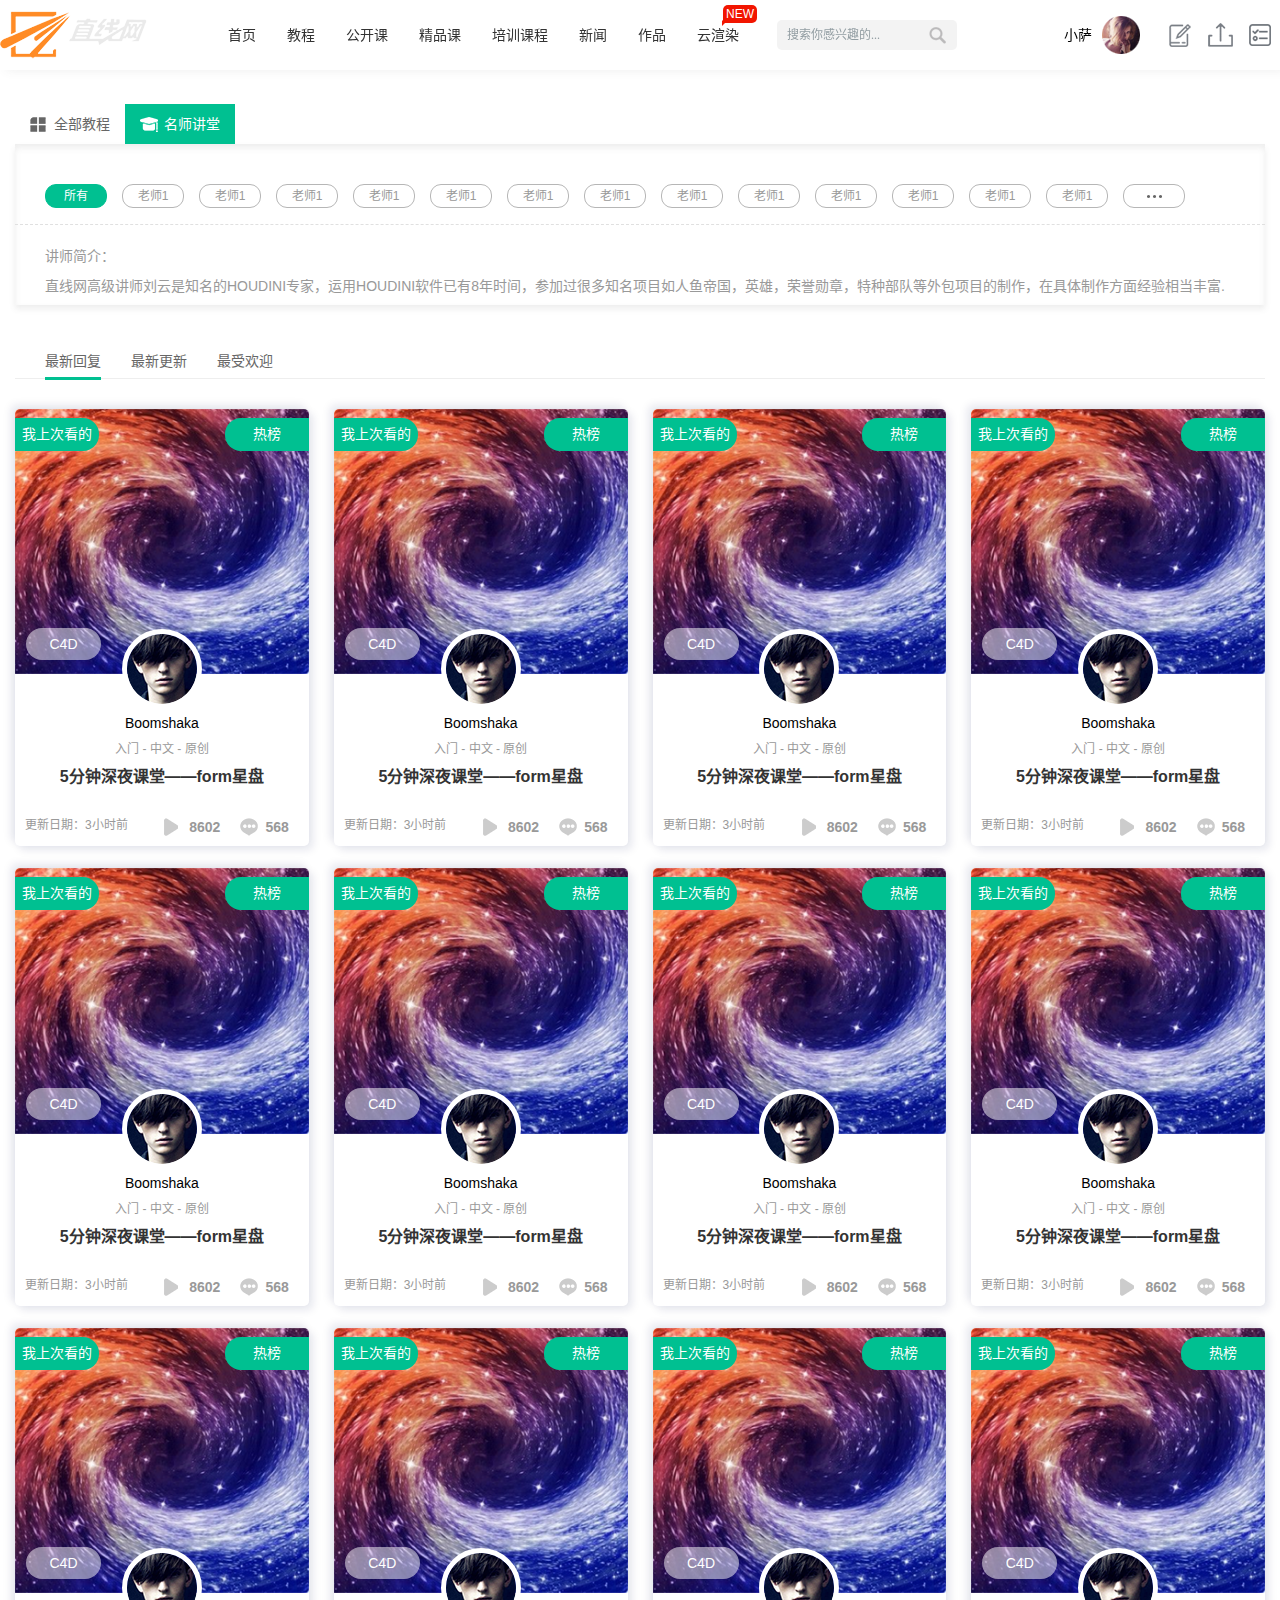
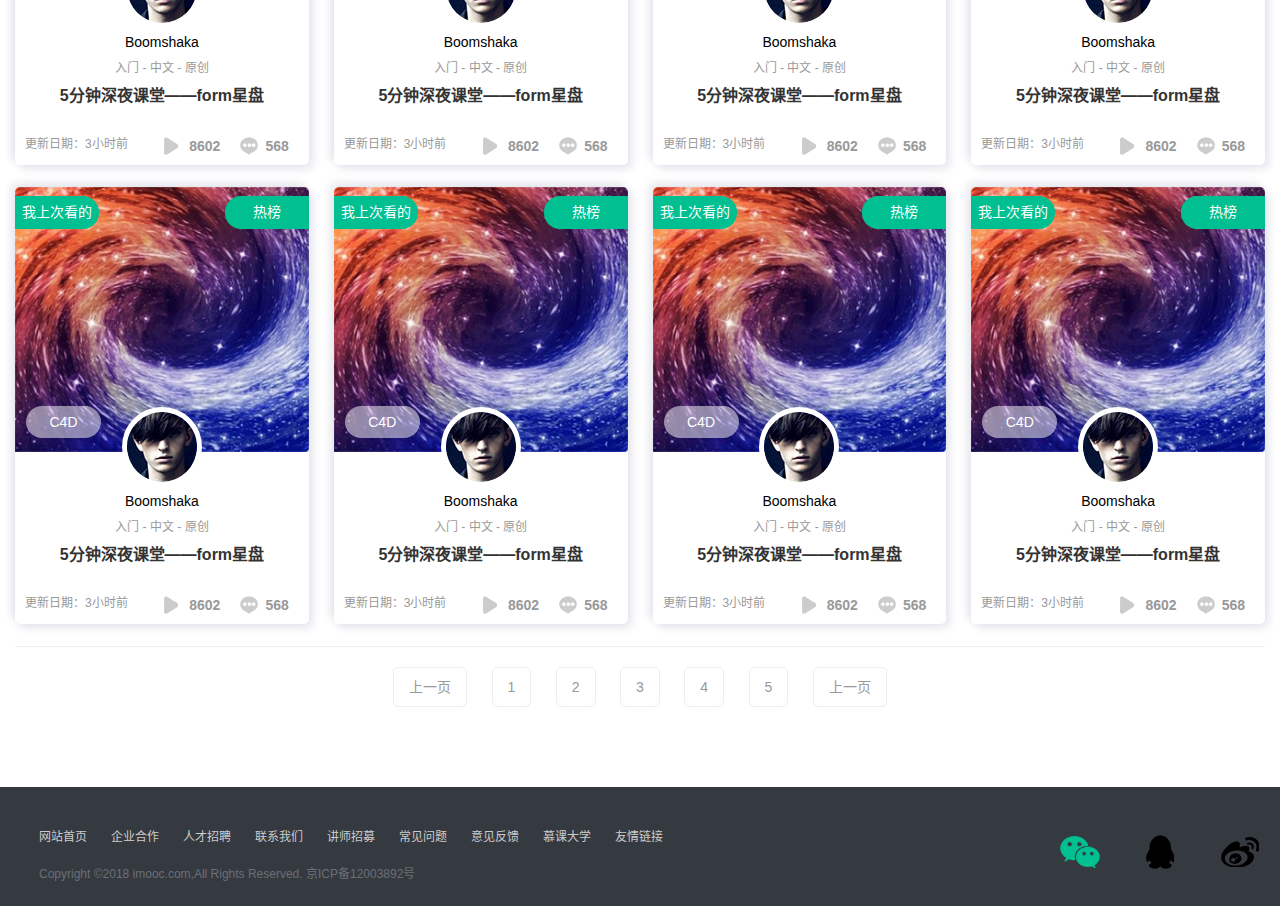
<file: 教程-名师讲堂.html>
<!DOCTYPE html>
<html lang="zh-CN">
<head>
	<meta charset="utf-8">
	<meta http-equiv="X-UA-Compatible" content="IE=edge">
	<title>Bootstrap 101 Template</title>
	<link rel="stylesheet" href="css/reset.css">
	<link rel="stylesheet" href="css/common.css">
</head>
<body>
	
	<div class="header clear">
		<a class="brand fl" href="#">
		</a>
		<div class="nav fl">
			<div class="item fl"><a href="#">首页</a></div>
			<div class="item fl"><a href="#">教程</a></div>
			<div class="item fl"><a href="#">公开课</a></div>
			<div class="item fl"><a href="#">精品课</a></div>
			<div class="item fl"><a href="#">培训课程</a></div>
			<div class="item fl"><a href="#">新闻</a></div>
			<div class="item fl"><a href="#">作品</a></div>
			<div class="item fl hot"><a href="#">云渲染</a></div>
		</div>
		<div class="search fl">
			<input type="text" placeholder="搜索你感兴趣的...">
			<input type="submit" value="">
		</div>
		<div class="fr user-info">
			<div class="item fl">
				<a href="#" class="fl mr20">
					<div class="name fl">小萨</div>
					<div class="pic fl"><img src="img/d7f8ecb3b6a9b56df1529e386123c9fa.png" alt=""></div>
				</a>
			</div>
			<div class="item fl">
				<a href="#" class="icon icon-edit"></a>
			</div>
			<div class="item fl">
				<a href="#" class="icon icon-upload"></a>
			</div>
			<div class="item fl">
				<a href="#" class="icon icon-book"></a>
			</div>
		</div>
	</div>
	<div class="main">
		<div class="w">
			<div class="tabs">
				<div class="tabs-control clear">
					<div class="item fl">
						<a href="#" class="all">全部教程</a>
					</div>
					<div class="item fl active">
						<a href="#" class="teacher">名师讲堂</a>
					</div>
				</div>
				<div class="tabs-wrap no-more-icon">
					<div class="item">
						<div class="row clear">
							<div class="option fl">
								<a href="#" class="fl active">所有</a>
								<a href="#" class="fl">老师1</a>
								<a href="#" class="fl">老师1</a>
								<a href="#" class="fl">老师1</a>
								<a href="#" class="fl">老师1</a>
								<a href="#" class="fl">老师1</a>
								<a href="#" class="fl">老师1</a>
								<a href="#" class="fl">老师1</a>
								<a href="#" class="fl">老师1</a>
								<a href="#" class="fl">老师1</a>
								<a href="#" class="fl">老师1</a>
								<a href="#" class="fl">老师1</a>
								<a href="#" class="fl">老师1</a>
								<a href="#" class="fl">老师1</a>
								<a href="#" class="fl more"></a>
							</div>
						</div>
					</div>
					<div class="base-info">
						<h3>讲师简介：</h3>
						<p>直线网高级讲师刘云是知名的HOUDINI专家，运用HOUDINI软件已有8年时间，参加过很多知名项目如人鱼帝国，英雄，荣誉勋章，特种部队等外包项目的制作，在具体制作方面经验相当丰富.</p>
					</div>
				</div>
			</div>
			<div class="sort clear">
				<a href="#" class="fl active">最新回复</a>
				<a href="#" class="fl">最新更新</a>
				<a href="#" class="fl">最受欢迎</a>
			</div>
			<div class="list clear">
				<div class="item w25 fl">
					<div class="pic">
						<img src="img/850d9a968d9d5e220fa238f66d15329a.png" alt="">
						<div class="layout">
							<div class="tips"><a href="#">C4D</a></div>
							<div class="pre">我上次看的</div>
							<div class="hot">热榜</div>
							<div class="play"><a href="#"><img src="img/631656149db231cf133093782fdb1281.png" alt=""></a></div>
						</div>
					</div>
					<div class="user-info">
						<div class="pic">
							<a href="#"><img src="img/82fb4d0c8a19e0a71a32ae15631e91cd.png" alt=""></a>
						</div>
						<div class="name"><a href="#">Boomshaka</a></div>
						<p class="type"><span><a href="#">入门</a></span> - <a href="#">中文</a> - <a href="#">原创</a></p>
						<h3><a href="#">5分钟深夜课堂——form星盘</a></h3>
						<div class="clear time">
							<div class="fl">更新日期：3小时前</div>
							<div class="fr">
								<div class="icon fl">8602</div>
								<div class="icon fl">568</div>
							</div>
						</div>
					</div>
				</div>
				<div class="item w25 fl">
					<div class="pic">
						<img src="img/850d9a968d9d5e220fa238f66d15329a.png" alt="">
						<div class="layout">
							<div class="tips"><a href="#">C4D</a></div>
							<div class="pre">我上次看的</div>
							<div class="hot">热榜</div>
							<div class="play"><a href="#"><img src="img/631656149db231cf133093782fdb1281.png" alt=""></a></div>
						</div>
					</div>
					<div class="user-info">
						<div class="pic">
							<a href="#"><img src="img/82fb4d0c8a19e0a71a32ae15631e91cd.png" alt=""></a>
						</div>
						<div class="name"><a href="#">Boomshaka</a></div>
						<p class="type"><span><a href="#">入门</a></span> - <a href="#">中文</a> - <a href="#">原创</a></p>
						<h3><a href="#">5分钟深夜课堂——form星盘</a></h3>
						<div class="clear time">
							<div class="fl">更新日期：3小时前</div>
							<div class="fr">
								<div class="icon fl">8602</div>
								<div class="icon fl">568</div>
							</div>
						</div>
					</div>
				</div>
				<div class="item w25 fl">
					<div class="pic">
						<img src="img/850d9a968d9d5e220fa238f66d15329a.png" alt="">
						<div class="layout">
							<div class="tips"><a href="#">C4D</a></div>
							<div class="pre">我上次看的</div>
							<div class="hot">热榜</div>
							<div class="play"><a href="#"><img src="img/631656149db231cf133093782fdb1281.png" alt=""></a></div>
						</div>
					</div>
					<div class="user-info">
						<div class="pic">
							<a href="#"><img src="img/82fb4d0c8a19e0a71a32ae15631e91cd.png" alt=""></a>
						</div>
						<div class="name"><a href="#">Boomshaka</a></div>
						<p class="type"><span><a href="#">入门</a></span> - <a href="#">中文</a> - <a href="#">原创</a></p>
						<h3><a href="#">5分钟深夜课堂——form星盘</a></h3>
						<div class="clear time">
							<div class="fl">更新日期：3小时前</div>
							<div class="fr">
								<div class="icon fl">8602</div>
								<div class="icon fl">568</div>
							</div>
						</div>
					</div>
				</div>
				<div class="item w25 fl">
					<div class="pic">
						<img src="img/850d9a968d9d5e220fa238f66d15329a.png" alt="">
						<div class="layout">
							<div class="tips"><a href="#">C4D</a></div>
							<div class="pre">我上次看的</div>
							<div class="hot">热榜</div>
							<div class="play"><a href="#"><img src="img/631656149db231cf133093782fdb1281.png" alt=""></a></div>
						</div>
					</div>
					<div class="user-info">
						<div class="pic">
							<a href="#"><img src="img/82fb4d0c8a19e0a71a32ae15631e91cd.png" alt=""></a>
						</div>
						<div class="name"><a href="#">Boomshaka</a></div>
						<p class="type"><span><a href="#">入门</a></span> - <a href="#">中文</a> - <a href="#">原创</a></p>
						<h3><a href="#">5分钟深夜课堂——form星盘</a></h3>
						<div class="clear time">
							<div class="fl">更新日期：3小时前</div>
							<div class="fr">
								<div class="icon fl">8602</div>
								<div class="icon fl">568</div>
							</div>
						</div>
					</div>
				</div>

				<div class="item w25 fl">
					<div class="pic">
						<img src="img/850d9a968d9d5e220fa238f66d15329a.png" alt="">
						<div class="layout">
							<div class="tips"><a href="#">C4D</a></div>
							<div class="pre">我上次看的</div>
							<div class="hot">热榜</div>
							<div class="play"><a href="#"><img src="img/631656149db231cf133093782fdb1281.png" alt=""></a></div>
						</div>
					</div>
					<div class="user-info">
						<div class="pic">
							<a href="#"><img src="img/82fb4d0c8a19e0a71a32ae15631e91cd.png" alt=""></a>
						</div>
						<div class="name"><a href="#">Boomshaka</a></div>
						<p class="type"><span><a href="#">入门</a></span> - <a href="#">中文</a> - <a href="#">原创</a></p>
						<h3><a href="#">5分钟深夜课堂——form星盘</a></h3>
						<div class="clear time">
							<div class="fl">更新日期：3小时前</div>
							<div class="fr">
								<div class="icon fl">8602</div>
								<div class="icon fl">568</div>
							</div>
						</div>
					</div>
				</div>
				<div class="item w25 fl">
					<div class="pic">
						<img src="img/850d9a968d9d5e220fa238f66d15329a.png" alt="">
						<div class="layout">
							<div class="tips"><a href="#">C4D</a></div>
							<div class="pre">我上次看的</div>
							<div class="hot">热榜</div>
							<div class="play"><a href="#"><img src="img/631656149db231cf133093782fdb1281.png" alt=""></a></div>
						</div>
					</div>
					<div class="user-info">
						<div class="pic">
							<a href="#"><img src="img/82fb4d0c8a19e0a71a32ae15631e91cd.png" alt=""></a>
						</div>
						<div class="name"><a href="#">Boomshaka</a></div>
						<p class="type"><span><a href="#">入门</a></span> - <a href="#">中文</a> - <a href="#">原创</a></p>
						<h3><a href="#">5分钟深夜课堂——form星盘</a></h3>
						<div class="clear time">
							<div class="fl">更新日期：3小时前</div>
							<div class="fr">
								<div class="icon fl">8602</div>
								<div class="icon fl">568</div>
							</div>
						</div>
					</div>
				</div>
				<div class="item w25 fl">
					<div class="pic">
						<img src="img/850d9a968d9d5e220fa238f66d15329a.png" alt="">
						<div class="layout">
							<div class="tips"><a href="#">C4D</a></div>
							<div class="pre">我上次看的</div>
							<div class="hot">热榜</div>
							<div class="play"><a href="#"><img src="img/631656149db231cf133093782fdb1281.png" alt=""></a></div>
						</div>
					</div>
					<div class="user-info">
						<div class="pic">
							<a href="#"><img src="img/82fb4d0c8a19e0a71a32ae15631e91cd.png" alt=""></a>
						</div>
						<div class="name"><a href="#">Boomshaka</a></div>
						<p class="type"><span><a href="#">入门</a></span> - <a href="#">中文</a> - <a href="#">原创</a></p>
						<h3><a href="#">5分钟深夜课堂——form星盘</a></h3>
						<div class="clear time">
							<div class="fl">更新日期：3小时前</div>
							<div class="fr">
								<div class="icon fl">8602</div>
								<div class="icon fl">568</div>
							</div>
						</div>
					</div>
				</div>
				<div class="item w25 fl">
					<div class="pic">
						<img src="img/850d9a968d9d5e220fa238f66d15329a.png" alt="">
						<div class="layout">
							<div class="tips"><a href="#">C4D</a></div>
							<div class="pre">我上次看的</div>
							<div class="hot">热榜</div>
							<div class="play"><a href="#"><img src="img/631656149db231cf133093782fdb1281.png" alt=""></a></div>
						</div>
					</div>
					<div class="user-info">
						<div class="pic">
							<a href="#"><img src="img/82fb4d0c8a19e0a71a32ae15631e91cd.png" alt=""></a>
						</div>
						<div class="name"><a href="#">Boomshaka</a></div>
						<p class="type"><span><a href="#">入门</a></span> - <a href="#">中文</a> - <a href="#">原创</a></p>
						<h3><a href="#">5分钟深夜课堂——form星盘</a></h3>
						<div class="clear time">
							<div class="fl">更新日期：3小时前</div>
							<div class="fr">
								<div class="icon fl">8602</div>
								<div class="icon fl">568</div>
							</div>
						</div>
					</div>
				</div>

				<div class="item w25 fl">
					<div class="pic">
						<img src="img/850d9a968d9d5e220fa238f66d15329a.png" alt="">
						<div class="layout">
							<div class="tips"><a href="#">C4D</a></div>
							<div class="pre">我上次看的</div>
							<div class="hot">热榜</div>
							<div class="play"><a href="#"><img src="img/631656149db231cf133093782fdb1281.png" alt=""></a></div>
						</div>
					</div>
					<div class="user-info">
						<div class="pic">
							<a href="#"><img src="img/82fb4d0c8a19e0a71a32ae15631e91cd.png" alt=""></a>
						</div>
						<div class="name"><a href="#">Boomshaka</a></div>
						<p class="type"><span><a href="#">入门</a></span> - <a href="#">中文</a> - <a href="#">原创</a></p>
						<h3><a href="#">5分钟深夜课堂——form星盘</a></h3>
						<div class="clear time">
							<div class="fl">更新日期：3小时前</div>
							<div class="fr">
								<div class="icon fl">8602</div>
								<div class="icon fl">568</div>
							</div>
						</div>
					</div>
				</div>
				<div class="item w25 fl">
					<div class="pic">
						<img src="img/850d9a968d9d5e220fa238f66d15329a.png" alt="">
						<div class="layout">
							<div class="tips"><a href="#">C4D</a></div>
							<div class="pre">我上次看的</div>
							<div class="hot">热榜</div>
							<div class="play"><a href="#"><img src="img/631656149db231cf133093782fdb1281.png" alt=""></a></div>
						</div>
					</div>
					<div class="user-info">
						<div class="pic">
							<a href="#"><img src="img/82fb4d0c8a19e0a71a32ae15631e91cd.png" alt=""></a>
						</div>
						<div class="name"><a href="#">Boomshaka</a></div>
						<p class="type"><span><a href="#">入门</a></span> - <a href="#">中文</a> - <a href="#">原创</a></p>
						<h3><a href="#">5分钟深夜课堂——form星盘</a></h3>
						<div class="clear time">
							<div class="fl">更新日期：3小时前</div>
							<div class="fr">
								<div class="icon fl">8602</div>
								<div class="icon fl">568</div>
							</div>
						</div>
					</div>
				</div>
				<div class="item w25 fl">
					<div class="pic">
						<img src="img/850d9a968d9d5e220fa238f66d15329a.png" alt="">
						<div class="layout">
							<div class="tips"><a href="#">C4D</a></div>
							<div class="pre">我上次看的</div>
							<div class="hot">热榜</div>
							<div class="play"><a href="#"><img src="img/631656149db231cf133093782fdb1281.png" alt=""></a></div>
						</div>
					</div>
					<div class="user-info">
						<div class="pic">
							<a href="#"><img src="img/82fb4d0c8a19e0a71a32ae15631e91cd.png" alt=""></a>
						</div>
						<div class="name"><a href="#">Boomshaka</a></div>
						<p class="type"><span><a href="#">入门</a></span> - <a href="#">中文</a> - <a href="#">原创</a></p>
						<h3><a href="#">5分钟深夜课堂——form星盘</a></h3>
						<div class="clear time">
							<div class="fl">更新日期：3小时前</div>
							<div class="fr">
								<div class="icon fl">8602</div>
								<div class="icon fl">568</div>
							</div>
						</div>
					</div>
				</div>
				<div class="item w25 fl">
					<div class="pic">
						<img src="img/850d9a968d9d5e220fa238f66d15329a.png" alt="">
						<div class="layout">
							<div class="tips"><a href="#">C4D</a></div>
							<div class="pre">我上次看的</div>
							<div class="hot">热榜</div>
							<div class="play"><a href="#"><img src="img/631656149db231cf133093782fdb1281.png" alt=""></a></div>
						</div>
					</div>
					<div class="user-info">
						<div class="pic">
							<a href="#"><img src="img/82fb4d0c8a19e0a71a32ae15631e91cd.png" alt=""></a>
						</div>
						<div class="name"><a href="#">Boomshaka</a></div>
						<p class="type"><span><a href="#">入门</a></span> - <a href="#">中文</a> - <a href="#">原创</a></p>
						<h3><a href="#">5分钟深夜课堂——form星盘</a></h3>
						<div class="clear time">
							<div class="fl">更新日期：3小时前</div>
							<div class="fr">
								<div class="icon fl">8602</div>
								<div class="icon fl">568</div>
							</div>
						</div>
					</div>
				</div>

				<div class="item w25 fl">
					<div class="pic">
						<img src="img/850d9a968d9d5e220fa238f66d15329a.png" alt="">
						<div class="layout">
							<div class="tips"><a href="#">C4D</a></div>
							<div class="pre">我上次看的</div>
							<div class="hot">热榜</div>
							<div class="play"><a href="#"><img src="img/631656149db231cf133093782fdb1281.png" alt=""></a></div>
						</div>
					</div>
					<div class="user-info">
						<div class="pic">
							<a href="#"><img src="img/82fb4d0c8a19e0a71a32ae15631e91cd.png" alt=""></a>
						</div>
						<div class="name"><a href="#">Boomshaka</a></div>
						<p class="type"><span><a href="#">入门</a></span> - <a href="#">中文</a> - <a href="#">原创</a></p>
						<h3><a href="#">5分钟深夜课堂——form星盘</a></h3>
						<div class="clear time">
							<div class="fl">更新日期：3小时前</div>
							<div class="fr">
								<div class="icon fl">8602</div>
								<div class="icon fl">568</div>
							</div>
						</div>
					</div>
				</div>
				<div class="item w25 fl">
					<div class="pic">
						<img src="img/850d9a968d9d5e220fa238f66d15329a.png" alt="">
						<div class="layout">
							<div class="tips"><a href="#">C4D</a></div>
							<div class="pre">我上次看的</div>
							<div class="hot">热榜</div>
							<div class="play"><a href="#"><img src="img/631656149db231cf133093782fdb1281.png" alt=""></a></div>
						</div>
					</div>
					<div class="user-info">
						<div class="pic">
							<a href="#"><img src="img/82fb4d0c8a19e0a71a32ae15631e91cd.png" alt=""></a>
						</div>
						<div class="name"><a href="#">Boomshaka</a></div>
						<p class="type"><span><a href="#">入门</a></span> - <a href="#">中文</a> - <a href="#">原创</a></p>
						<h3><a href="#">5分钟深夜课堂——form星盘</a></h3>
						<div class="clear time">
							<div class="fl">更新日期：3小时前</div>
							<div class="fr">
								<div class="icon fl">8602</div>
								<div class="icon fl">568</div>
							</div>
						</div>
					</div>
				</div>
				<div class="item w25 fl">
					<div class="pic">
						<img src="img/850d9a968d9d5e220fa238f66d15329a.png" alt="">
						<div class="layout">
							<div class="tips"><a href="#">C4D</a></div>
							<div class="pre">我上次看的</div>
							<div class="hot">热榜</div>
							<div class="play"><a href="#"><img src="img/631656149db231cf133093782fdb1281.png" alt=""></a></div>
						</div>
					</div>
					<div class="user-info">
						<div class="pic">
							<a href="#"><img src="img/82fb4d0c8a19e0a71a32ae15631e91cd.png" alt=""></a>
						</div>
						<div class="name"><a href="#">Boomshaka</a></div>
						<p class="type"><span><a href="#">入门</a></span> - <a href="#">中文</a> - <a href="#">原创</a></p>
						<h3><a href="#">5分钟深夜课堂——form星盘</a></h3>
						<div class="clear time">
							<div class="fl">更新日期：3小时前</div>
							<div class="fr">
								<div class="icon fl">8602</div>
								<div class="icon fl">568</div>
							</div>
						</div>
					</div>
				</div>
				<div class="item w25 fl">
					<div class="pic">
						<img src="img/850d9a968d9d5e220fa238f66d15329a.png" alt="">
						<div class="layout">
							<div class="tips"><a href="#">C4D</a></div>
							<div class="pre">我上次看的</div>
							<div class="hot">热榜</div>
							<div class="play"><a href="#"><img src="img/631656149db231cf133093782fdb1281.png" alt=""></a></div>
						</div>
					</div>
					<div class="user-info">
						<div class="pic">
							<a href="#"><img src="img/82fb4d0c8a19e0a71a32ae15631e91cd.png" alt=""></a>
						</div>
						<div class="name"><a href="#">Boomshaka</a></div>
						<p class="type"><span><a href="#">入门</a></span> - <a href="#">中文</a> - <a href="#">原创</a></p>
						<h3><a href="#">5分钟深夜课堂——form星盘</a></h3>
						<div class="clear time">
							<div class="fl">更新日期：3小时前</div>
							<div class="fr">
								<div class="icon fl">8602</div>
								<div class="icon fl">568</div>
							</div>
						</div>
					</div>
				</div>
			</div>
			<div class="page-control p20-0-100">
				<a href="#">上一页</a>
				<a href="#" class="num">1</a>
				<a href="#" class="num">2</a>
				<a href="#" class="num">3</a>
				<a href="#" class="num">4</a>
				<a href="#" class="num">5</a>
				<a href="#">上一页</a>
			</div>
		</div>
	</div>
	<div class="footer">
		<div class="w clear">
			<div class="fl">
				<div class="nav clear">
					<div class="item fl"><a href="#">网站首页</a></div>
					<div class="item fl"><a href="#">企业合作</a></div>
					<div class="item fl"><a href="#">人才招聘</a></div>
					<div class="item fl"><a href="#">联系我们</a></div>
					<div class="item fl"><a href="#">讲师招募</a></div>
					<div class="item fl"><a href="#">常见问题</a></div>
					<div class="item fl"><a href="#">意见反馈</a></div>
					<div class="item fl"><a href="#">慕课大学</a></div>
					<div class="item fl"><a href="#">友情链接</a></div>
				</div>
				<div class="copy-right">
					Copyright ©2018 imooc.com,All Rights Reserved.  京ICP备12003892号    
				</div>
			</div>
			<div class="contact-me fr">
				<a href="#" class="icon fr weibo"></a>
				<a href="#" class="icon fr qq"></a>
				<a href="#" class="icon fr wechat"></a>
			</div>
		</div>
	</div>
	<script data-main="js/main.js" src="js/require.js"></script>
</body>
</html>
</file>
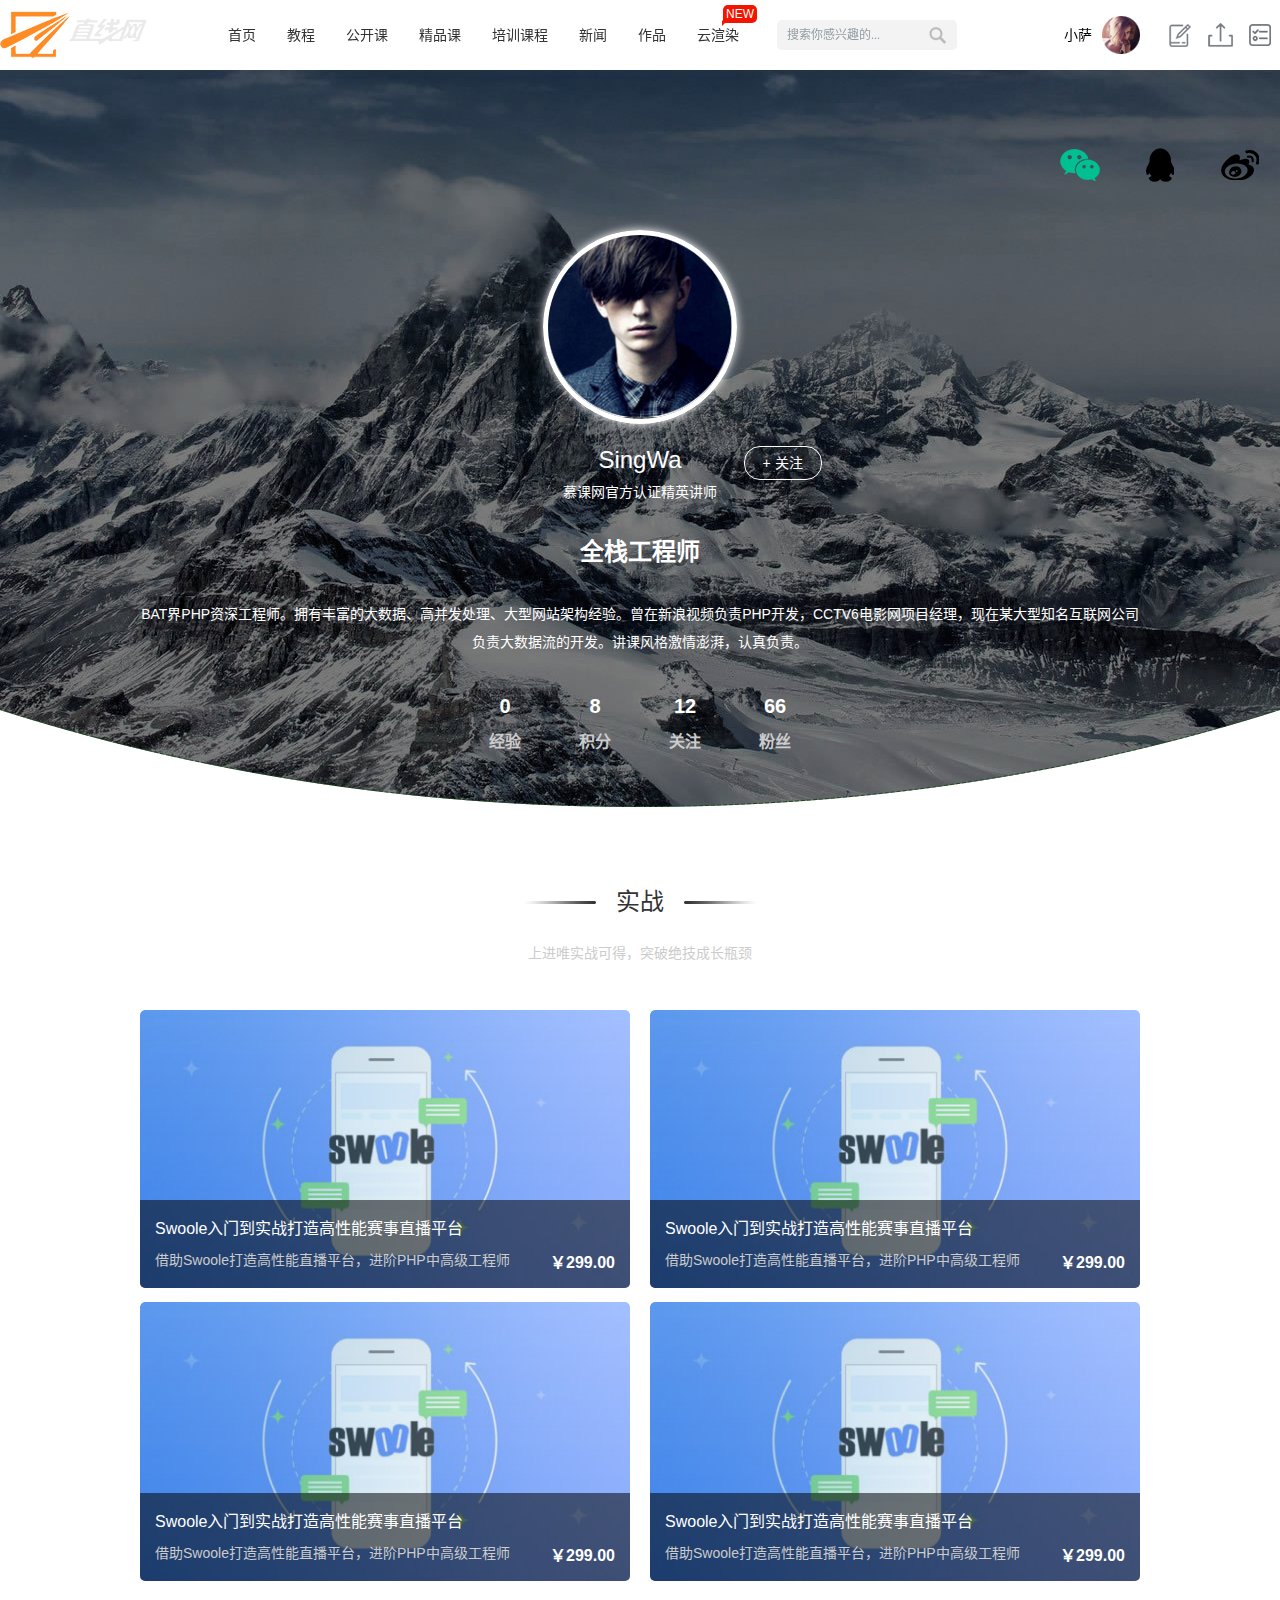
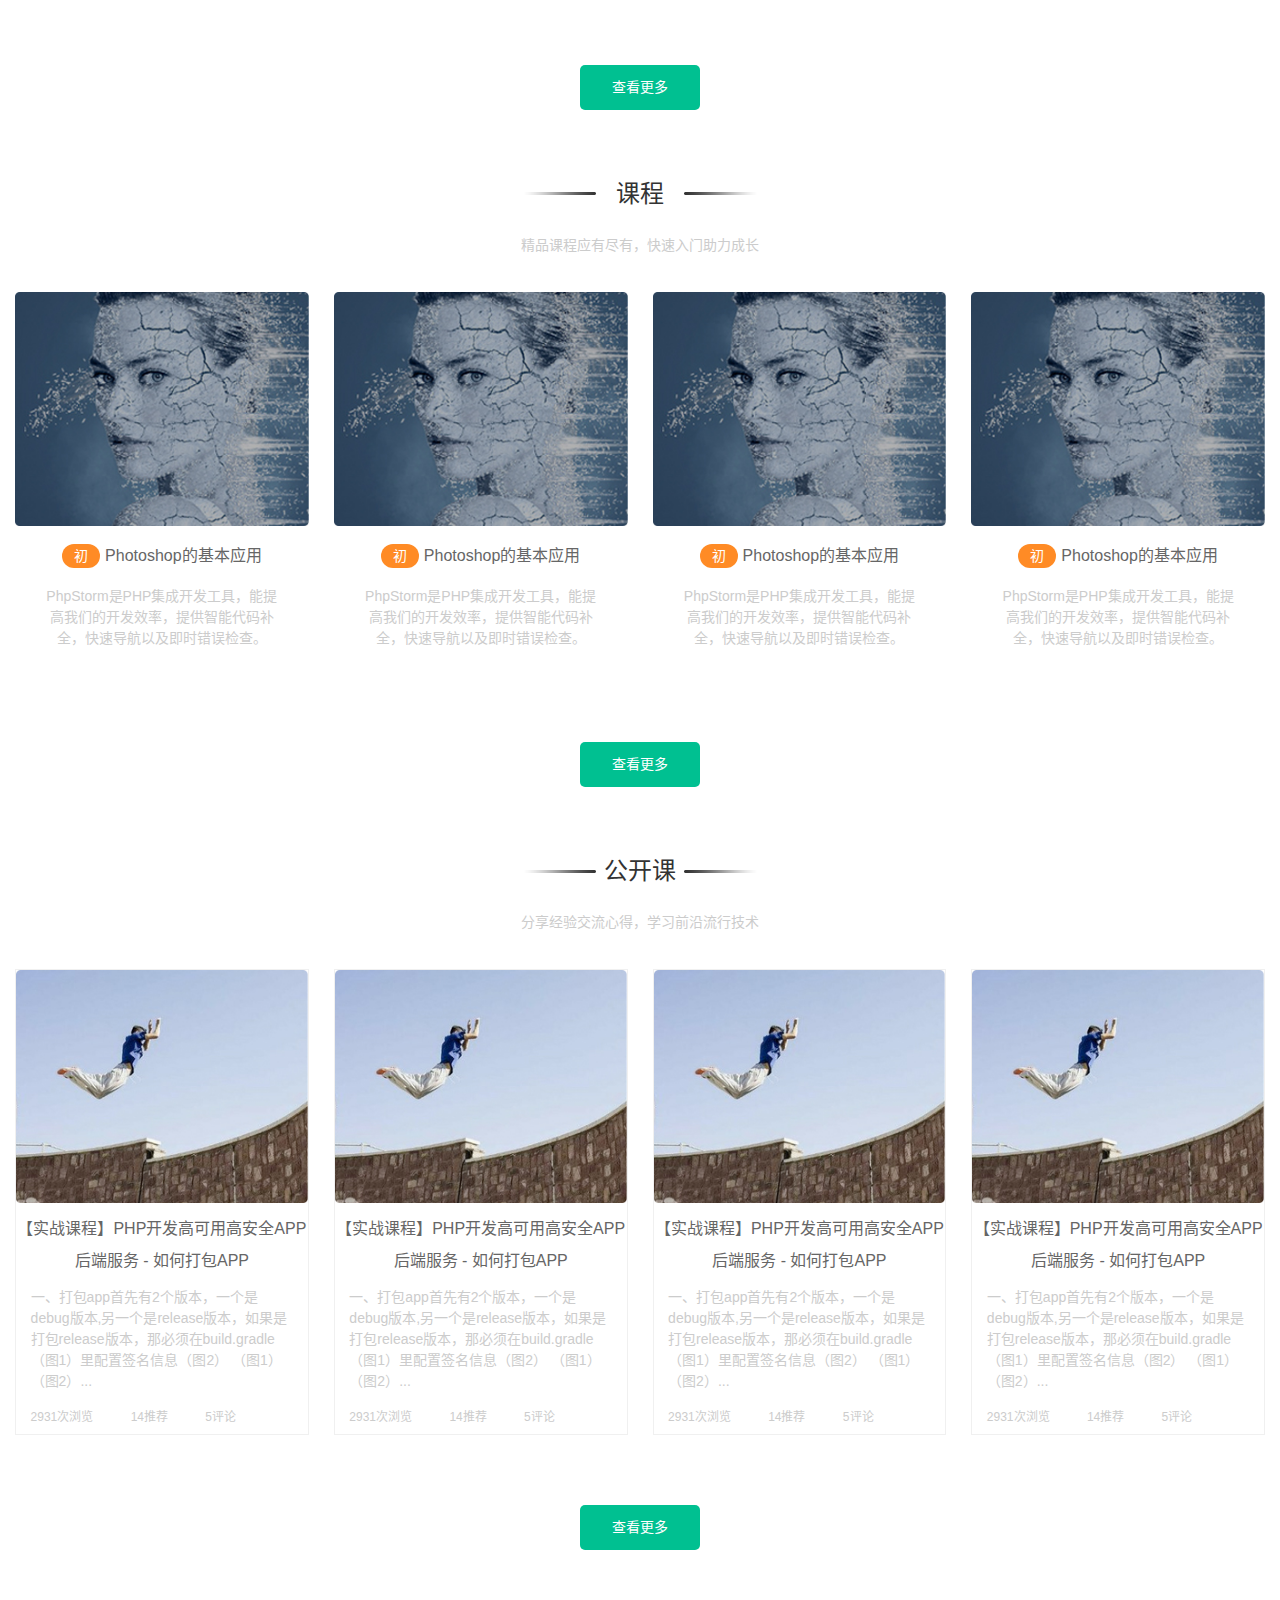
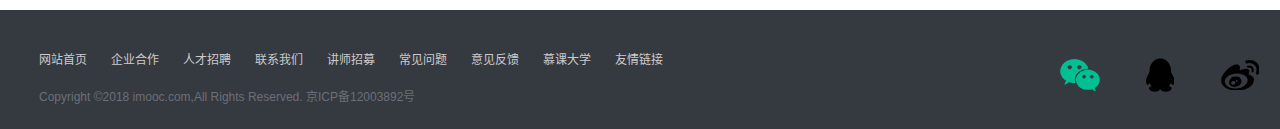
<file: 讲师中心(3).html>
<!DOCTYPE html>
<html lang="zh-CN">
<head>
	<meta charset="utf-8">
	<meta http-equiv="X-UA-Compatible" content="IE=edge">
	<title>Bootstrap 101 Template</title>
	<link rel="stylesheet" href="css/reset.css">
	<link rel="stylesheet" href="css/common.css">
</head>
<body>
	
	<div class="header clear">
		<a class="brand fl" href="#">
		</a>
		<div class="nav fl">
			<div class="item fl"><a href="#">首页</a></div>
			<div class="item fl"><a href="#">教程</a></div>
			<div class="item fl"><a href="#">公开课</a></div>
			<div class="item fl"><a href="#">精品课</a></div>
			<div class="item fl"><a href="#">培训课程</a></div>
			<div class="item fl"><a href="#">新闻</a></div>
			<div class="item fl"><a href="#">作品</a></div>
			<div class="item fl hot"><a href="#">云渲染</a></div>
		</div>
		<div class="search fl">
			<input type="text" placeholder="搜索你感兴趣的...">
			<input type="submit" value="">
		</div>
		<div class="fr user-info">
			<div class="item fl">
				<a href="#" class="fl mr20">
					<div class="name fl">小萨</div>
					<div class="pic fl"><img src="img/d7f8ecb3b6a9b56df1529e386123c9fa.png" alt=""></div>
				</a>
			</div>
			<div class="item fl">
				<a href="#" class="icon icon-edit"></a>
			</div>
			<div class="item fl">
				<a href="#" class="icon icon-upload"></a>
			</div>
			<div class="item fl">
				<a href="#" class="icon icon-book"></a>
			</div>
		</div>
	</div>
	<div class="main">
		<div class="teacher-center">
			<div class="w">
				<div class="top">
					<div class="contact-me clear">
						<a href="#" class="icon fr weibo"></a>
						<a href="#" class="icon fr qq"></a>
						<a href="#" class="icon fr wechat"></a>
					</div>
					<div class="teacher-pic">
						<img src="img/65aadc6ccd08f46d01442184a5bfc569.jpg" alt="">
					</div>
					<div class="name"><span>SingWa <a href="#" class="flow">+ 关注</a></span></div>
					<div class="sub-title">慕课网官方认证精英讲师</div>
					<h3>全栈工程师</h3>
					<p>BAT界PHP资深工程师。拥有丰富的大数据、高并发处理、大型网站架构经验。曾在新浪视频负责PHP开发，CCTV6电影网项目经理，现在某大型知名互联网公司负责大数据流的开发。讲课风格激情澎湃，认真负责。</p>
					<div class="experience">
						<div class="item">
							<span>0</span>
							<span>经验</span>
						</div>
						<div class="item">
							<span>8</span>
							<span>积分</span>
						</div>
						<div class="item">
							<span>12</span>
							<span>关注</span>
						</div>
						<div class="item">
							<span>66</span>
							<span>粉丝</span>
						</div>
					</div>
				</div>
				<div class="teacher-title">
					<h3>实战</h3>
					<h4>上进唯实战可得，突破绝技成长瓶颈</h4>
				</div>
				<div class="w80 clear">
					<div class="w50 fl">
						<a href="#">
							<div class="pic">
								<img src="img/f9153a45ce3d0e338db94e2a86bcdb10.jpg" alt="">
								<div class="layout">
									<h3>Swoole入门到实战打造高性能赛事直播平台</h3>
									<p>借助Swoole打造高性能直播平台，进阶PHP中高级工程师<span class="cost">￥299.00</span></p>
								</div>
							</div>
						</a>
					</div>
					<div class="w50 fr">
						<a href="#">
							<div class="pic">
								<img src="img/f9153a45ce3d0e338db94e2a86bcdb10.jpg" alt="">
								<div class="layout">
									<h3>Swoole入门到实战打造高性能赛事直播平台</h3>
									<p>借助Swoole打造高性能直播平台，进阶PHP中高级工程师<span class="cost">￥299.00</span></p>
								</div>
							</div>
						</a>
					</div>
					<div class="w50 fl">
						<a href="#">
							<div class="pic">
								<img src="img/f9153a45ce3d0e338db94e2a86bcdb10.jpg" alt="">
								<div class="layout">
									<h3>Swoole入门到实战打造高性能赛事直播平台</h3>
									<p>借助Swoole打造高性能直播平台，进阶PHP中高级工程师<span class="cost">￥299.00</span></p>
								</div>
							</div>
						</a>
					</div>
					<div class="w50 fr">
						<a href="#">
							<div class="pic">
								<img src="img/f9153a45ce3d0e338db94e2a86bcdb10.jpg" alt="">
								<div class="layout">
									<h3>Swoole入门到实战打造高性能赛事直播平台</h3>
									<p>借助Swoole打造高性能直播平台，进阶PHP中高级工程师<span class="cost">￥299.00</span></p>
								</div>
							</div>
						</a>
					</div>
				</div>
				<a href="#" class="btn more">查看更多</a>

				<div class="teacher-title">
					<h3>课程</h3>
					<h4>精品课程应有尽有，快速入门助力成长</h4>
				</div>
				<div class="w100">
					<div class="w25">
						<a href="#">
							<div class="pic">
								<img src="img/4eb291fb61cc63f420bd07a7a2436510.jpg" alt="">
								<div class="layout">
									2489人浏览过
								</div>
							</div>
							<h3><span>初</span>Photoshop的基本应用</h3>
							<p>PhpStorm是PHP集成开发工具，能提高我们的开发效率，提供智能代码补全，快速导航以及即时错误检查。</p>
						</a>
					</div>
					<div class="w25">
						<a href="#">
							<div class="pic">
								<img src="img/4eb291fb61cc63f420bd07a7a2436510.jpg" alt="">
								<div class="layout">
									2489人浏览过
								</div>
							</div>
							<h3><span>初</span>Photoshop的基本应用</h3>
							<p>PhpStorm是PHP集成开发工具，能提高我们的开发效率，提供智能代码补全，快速导航以及即时错误检查。</p>
						</a>
					</div>
					<div class="w25">
						<a href="#">
							<div class="pic">
								<img src="img/4eb291fb61cc63f420bd07a7a2436510.jpg" alt="">
								<div class="layout">
									2489人浏览过
								</div>
							</div>
							<h3><span>初</span>Photoshop的基本应用</h3>
							<p>PhpStorm是PHP集成开发工具，能提高我们的开发效率，提供智能代码补全，快速导航以及即时错误检查。</p>
						</a>
					</div>
					<div class="w25">
						<a href="#">
							<div class="pic">
								<img src="img/4eb291fb61cc63f420bd07a7a2436510.jpg" alt="">
								<div class="layout">
									2489人浏览过
								</div>
							</div>
							<h3><span>初</span>Photoshop的基本应用</h3>
							<p>PhpStorm是PHP集成开发工具，能提高我们的开发效率，提供智能代码补全，快速导航以及即时错误检查。</p>
						</a>
					</div>
				</div>

				<a href="#" class="btn more">查看更多</a>

				<div class="teacher-title">
					<h3>公开课</h3>
					<h4>分享经验交流心得，学习前沿流行技术</h4>
				</div>

				<div class="w100 style2">
					<div class="w25">
						<div class="pic">
							<a href="#">
								<img src="img/9db8ccab4f0044a921316fd883a4af14.jpg" alt="">
							</a>
						</div>
						<h3><a href="#">【实战课程】PHP开发高可用高安全APP后端服务 - 如何打包APP</a></h3>
						<p><a href="#">一、打包app首先有2个版本，一个是debug版本,另一个是release版本，如果是打包release版本，那必须在build.gradle（图1）里配置签名信息（图2） （图1） （图2）... </a></p>
						<div class="note">
							<span><a href="#">2931次浏览</a></span>
							<span><a href="#">14推荐</a></span>
							<span><a href="#">5评论</a></span>
						</div>
					</div>
					<div class="w25">
						<div class="pic">
							<a href="#">
								<img src="img/9db8ccab4f0044a921316fd883a4af14.jpg" alt="">
							</a>
						</div>
						<h3><a href="#">【实战课程】PHP开发高可用高安全APP后端服务 - 如何打包APP</a></h3>
						<p><a href="#">一、打包app首先有2个版本，一个是debug版本,另一个是release版本，如果是打包release版本，那必须在build.gradle（图1）里配置签名信息（图2） （图1） （图2）... </a></p>

						<div class="note">
							<span><a href="#">2931次浏览</a></span>
							<span><a href="#">14推荐</a></span>
							<span><a href="#">5评论</a></span>
						</div>
					</div>
					<div class="w25">
						<div class="pic">
							<a href="#">
								<img src="img/9db8ccab4f0044a921316fd883a4af14.jpg" alt="">
							</a>
						</div>
						<h3><a href="#">【实战课程】PHP开发高可用高安全APP后端服务 - 如何打包APP</a></h3>
						<p><a href="#">一、打包app首先有2个版本，一个是debug版本,另一个是release版本，如果是打包release版本，那必须在build.gradle（图1）里配置签名信息（图2） （图1） （图2）... </a></p>

						<div class="note">
							<span><a href="#">2931次浏览</a></span>
							<span><a href="#">14推荐</a></span>
							<span><a href="#">5评论</a></span>
						</div>
					</div>
					<div class="w25">
						<div class="pic">
							<a href="#">
								<img src="img/9db8ccab4f0044a921316fd883a4af14.jpg" alt="">
							</a>
						</div>
						<h3><a href="#">【实战课程】PHP开发高可用高安全APP后端服务 - 如何打包APP</a></h3>
						<p><a href="#">一、打包app首先有2个版本，一个是debug版本,另一个是release版本，如果是打包release版本，那必须在build.gradle（图1）里配置签名信息（图2） （图1） （图2）... </a></p>

						<div class="note">
							<span><a href="#">2931次浏览</a></span>
							<span><a href="#">14推荐</a></span>
							<span><a href="#">5评论</a></span>
						</div>
					</div>
				</div>
				<a href="#" class="btn more">查看更多</a>
			</div>
		</div>
	</div>
	<div class="footer">
		<div class="w clear">
			<div class="fl">
				<div class="nav clear">
					<div class="item fl"><a href="#">网站首页</a></div>
					<div class="item fl"><a href="#">企业合作</a></div>
					<div class="item fl"><a href="#">人才招聘</a></div>
					<div class="item fl"><a href="#">联系我们</a></div>
					<div class="item fl"><a href="#">讲师招募</a></div>
					<div class="item fl"><a href="#">常见问题</a></div>
					<div class="item fl"><a href="#">意见反馈</a></div>
					<div class="item fl"><a href="#">慕课大学</a></div>
					<div class="item fl"><a href="#">友情链接</a></div>
				</div>
				<div class="copy-right">
					Copyright ©2018 imooc.com,All Rights Reserved.  京ICP备12003892号    
				</div>
			</div>
			<div class="contact-me fr">
				<a href="#" class="icon fr weibo"></a>
				<a href="#" class="icon fr qq"></a>
				<a href="#" class="icon fr wechat"></a>
			</div>
		</div>
	</div>
	<script data-main="js/main.js" src="js/require.js"></script>
</body>
</html>
</file>
<file: css/common.css>
body {
	min-width: 1200px;
}

.w {
	max-width: 1340px;
	width: 100%;
	margin: 0 auto;
	padding: 0 15px;
	-webkit-box-sizing: border-box;
	box-sizing: border-box;
}

@media (max-width: 1400px) {
	.w {
		min-width: 1200px;
	}
}

body{
	padding-top: 70px;
}
.header {
	position: fixed;
	top: 0;
	left: 0;
	right: 0;
	z-index: 100;
	-webkit-box-shadow: 6px 0 10px rgba(85, 85, 85, 0.1);
	box-shadow: 6px 0 10px rgba(85, 85, 85, 0.1);
	height: 70px;
	background: #fff;
	box-sizing: border-box;
	min-width: 1200px;
}
.header.bg353940{
	background: #353940;
}
.header.bg353940 .nav{
	color: #fff;
}
.header.bg353940 .nav a:hover{
	color: #00c091;
}

.header.bg353940 .search  input{
	background-color: #4f5257;
}
.header.bg353940 .user-info{
	color: #fff;
} 
.header .brand {
	padding: 0 42px;
	height: 100%;
	width: 220px;
	background: url("../img/3e6cc81fecc982df2f2ba66da33e84f0.png") center center no-repeat;
	-webkit-transition: 0.3s;
	transition: 0.3s;
}

@media (max-width: 1400px) {
	.header .brand {
		padding: 0;
		background-position: left center;
	}
}

.header .nav {
	padding: 0;
	line-height: 70px;
	font-size: 14px;
	color: #333;
}

.header .nav .item.hot {
	position: relative;
}
.header .nav .item a{
	display: block;
	padding: 0 8px;
}
.header .nav .item a:hover,
.header .nav .item a.active{
	background: #00c091;
	color: #fff;
}
.header .nav .item.hot:after {
	content: "NEW";
	position: absolute;
	right: -10px;
	top: 5px;
	background: #f21500;
	padding: 3px;
	line-height: 1;
	font-size: 12px;
	color: #fff;
	border-radius: 5px 5px 5px 0;
}

.header .nav .item.hot:before {
	content: "";
	position: absolute;
	top: 20px;
	right: 19px;
	border: 3px solid transparent;
	border-left-color: #f21500;
}

.header .nav .item+.item {
	margin-left: 15px;
}
.header .search {
	margin-left: 30px;
	padding: 20px 0;
}


.header .search{
	font-size: 0;
}
.header .search input{
	vertical-align: middle;
}
.header .search input[type=text] {
	height: 30px;
	width: 200px;
	padding: 0 10px;
	background: #f3f3f3;
	border: none;
	outline: none;
	font-size: 12px;
	border-radius: 5px 0 0 5px;
}
.header .search input[type=submit]{
	width: 40px;
	height: 30px;
	border: none;
	outline: none;
	cursor: pointer;
	background: #f3f3f3 url([data-uri]) center center no-repeat;
	border-radius: 0 5px  5px 0;
}

@media (max-width: 1330px) {
	.header .search input[type=text] {
		width: 120px;
	}
}
.header .search input::-webkit-input-placeholder {
	color: #929da2;
}

.header .search input:-ms-input-placeholder {
	color: #929da2;
}

.header .search input::-ms-input-placeholder {
	color: #929da2;
}

.header .search input::placeholder {
	color: #929da2;
}

.header .user-info {
	height: 100%;
	padding-right: 50px;
	font-size: 14px;
	color: #000;
	line-height: 70px;
	-webkit-transition: 0.3s;
	transition: 0.3s;
}

@media (max-width: 1400px) {
	.header .user-info {
		padding-right: 0;
	}
}

.header .user-info .mr20 {
	margin-right: 20px;
}

.header .user-info img {
	vertical-align: middle;
	margin-top: -2px;
}

.header .user-info .name {
	padding-right: 10px;
}

.header .user-info .item {
	height: 100%;
}

.header .user-info .icon {
	display: block;
	width: 40px;
	height: 100%;
	background: url("") center center no-repeat;
}

.header .user-info .icon.icon-edit {
	background-image: url([data-uri]);
}

.header .user-info .icon.icon-upload {
	background-image: url([data-uri]);
}

.header .user-info .icon.icon-book {
	background-image: url([data-uri]);
}

.main .tabs {
	padding: 34px 0 20px;
	margin-bottom: 20px;
}

.main .tabs .tabs-control .item {
	padding: 0 15px;
	font-size: 14px;
	color: #666;
	line-height: 40px;
}

.main .tabs .tabs-control .item:hover, .main .tabs .tabs-control .item.active {
	background: #00c091;
	-webkit-transition: 0.3s;
	transition: 0.3s;
}

.main .tabs .tabs-control .item:hover a, .main .tabs .tabs-control .item.active a {
	color: #fff;
	-webkit-transition: 0.3s;
	transition: 0.3s;
	background-image: url([data-uri]);
}

.main .tabs .tabs-control .item:hover a.teacher, .main .tabs .tabs-control .item.active a.teacher {
	background-image: url([data-uri]);
}

.main .tabs .tabs-control .item a {
	display: block;
	padding-left: 24px;
	background: url([data-uri]) left center no-repeat;
}

.main .tabs .tabs-control .item a.teacher {
	background-image: url([data-uri]);
}

.main .tabs .tabs-wrap {
	/*-webkit-box-shadow: 6px 0 10px rgba(85, 85, 85, 0.1), inset 6px 0 10px rgba(85, 85, 85, 0.1);*/
	/*box-shadow: 6px 0 10px rgba(85, 85, 85, 0.1), inset 6px 0 10px rgba(85, 85, 85, 0.1);*/
	-webkit-box-shadow: inset 0 4px 6px rgba(85, 85, 85, 0.1),0 4px 6px rgba(85, 85, 85, 0.1);
	box-shadow: inset 0 4px 6px rgba(85, 85, 85, 0.1),0 4px 6px rgba(85, 85, 85, 0.1);
	padding: 30px 30px 10px;
}

.main .tabs .tabs-wrap.no-more-icon {
	background: none;
}
.main .tabs .tabs-wrap .all{
	display: block;
	width: 20px;
	height: 20px;
	margin: 0 auto;
	background: url([data-uri]) center center no-repeat;
}

.main .tabs .tabs-wrap .row {
	padding-bottom: 6px;
	font-size: 12px;
	color: #b6b6b6;
	line-height: 24px;
}

.main .tabs .tabs-wrap .row .label {
	margin: 10px 0;
	width: 68px;
}

.main .tabs .tabs-wrap .row .option a {
	margin: 10px 0;
	margin-right: 15px;
	width: 60px;
	height: 22px;
	line-height: 22px;
	border: 1px solid #b6b6b6;
	border-radius: 11px;
	text-align: center;
	cursor: pointer;
	color: #999;
}

.main .tabs .tabs-wrap .row .option a.more {
	background: url("../img/3698c8ac9a8029227a90855dd851cf05.png") center center no-repeat;
}

.main .tabs .tabs-wrap .row .option a.active, .main .tabs .tabs-wrap .row .option a:hover {
	background-color: #00c091;
	color: #fff;
	border-color: #00c091;
}

.main .tabs .tabs-wrap .base-info {
	margin: 0 -30px;
	padding: 20px 30px 0;
	font-size: 14px;
	color: #999;
	border-top: 1px dashed #e0e0e0;
}

.main .tabs .tabs-wrap .base-info h3 {
	padding-bottom: 10px;
	font-weight: normal;
}

.main .sort {
	font-size: 14px;
	color: #666;
	line-height: 33px;
	border-bottom: 1px solid #eee;
}

.main .sort a {
	position: relative;
	margin-left: 30px;
}

.main .sort a:after {
	content: "";
	position: absolute;
	bottom: -2px;
	left: 0;
	right: 0;
	border-top: 3px solid transparent;
	-webkit-transition: 0.3s;
	transition: 0.3s;
}

.main .sort a.active:after, .main .sort a:hover:after {
	border-color: #00c091;
}

.main .list {
	padding-top: 30px;
}

.main .list .item {
	width: 23.5%;
	margin-left: 2%;
	margin-bottom: 22px;
	-webkit-box-shadow: 4px 4px 8px rgba(0, 20, 84, 0.1),-4px -4px 8px rgba(0, 20, 84, 0.1);
	box-shadow: 4px 4px 8px rgba(0, 20, 84, 0.1),-4px -4px 8px rgba(0, 20, 84, 0.1);
	overflow: hidden;
	border-radius: 5px;
}

.main .list .item:nth-child(4n+1) {
	margin-left: 0;
}

.main .list .item:hover, .main .list .item.active {
	display: block;
}

.main .list .item:hover .layout, .main .list .item.active .layout {
	background: rgba(0, 0, 0, 0.5);
}

.main .list .item:hover .layout .pre, .main .list .item.active .layout .pre {
	-webkit-transform: translateX(0);
	transform: translateX(0);
}

.main .list .item:hover .layout .hot, .main .list .item.active .layout .hot {
	-webkit-transform: translateX(0);
	transform: translateX(0);
}

.main .list .item:hover .layout .play, .main .list .item.active .layout .play {
	top: 50%;
	-webkit-transform: translateY(0);
	transform: translateY(0);
	opacity: 1;
}

.main .list .item:hover .user-info .name, .main .list .item.active .user-info .name, .main .list .item .user-info p.type a:hover, .main .list .item.active .user-info p span, .main .list .item:hover .user-info h3, .main .list .item.active .user-info h3 {
	color: #00c091;
}

.main .list .item .pic {
	position: relative;
}

.main .list .item .pic img {
	display: block;
	width: 100%;
}

.main .list .item .layout {
	position: absolute;
	top: 0;
	left: 0;
	right: 0;
	bottom: 0;
	background: rgba(0, 0, 0, 0);
	-webkit-transition: 0.5s;
	transition: 0.5s;
}

.main .list .item .layout .play {
	position: absolute;
	top: 50%;
	left: 50%;
	margin-top: -47.5px;
	margin-left: -47.5px;
	width: 95px;
	height: 95px;
	top: 0;
	opacity: 0;
	-webkit-transform: translateY(-100%);
	transform: translateY(-100%);
	-webkit-transition: 0.3s;
	transition: 0.3s;
}

.main .list .item .layout .play img {
	display: block;
	width: 100%;
}

.main .list .item .layout .tips {
	position: absolute;
	bottom: 14px;
	left: 11px;
	font-size: 14px;
	color: #fff;
	text-align: center;
	width: 75px;
	height: 32px;
	line-height: 32px;
	border-radius: 16px;
	background: rgba(255, 255, 255, 0.5);
}

.main .list .item .layout .pre {
	position: absolute;
	top: 9px;
	left: 0;
	color: #fff;
	width: 84px;
	height: 33px;
	font-size: 14px;
	line-height: 33px;
	border-radius: 0 16px 16px 0;
	background: #00c091;
	text-align: center;
}

.main .list .item .layout .hot {
	position: absolute;
	top: 9px;
	right: 0;
	color: #fff;
	width: 84px;
	height: 33px;
	font-size: 14px;
	line-height: 33px;
	border-radius: 16px 0 0 16px;
	background: #00c091;
	text-align: center;
}

.main .list .item .user-info {
	margin-top: -45px;
	text-align: center;
	line-height: 2;
}

.main .list .item .user-info .pic {
	width: 70px;
	height: 70px;
	margin: 0 auto;
	border: 5px solid #fff;
	border-radius: 50%;
	overflow: hidden;
}

.main .list .item .user-info .name {
	font-size: 14px;
	color: #000;
	text-align: center;
}

.main .list .item .user-info p {
	font-size: 12px;
	color: #999;
	text-align: center;
}

.main .list .item .user-info h3 {
	font-size: 16px;
	color: #333;
	font-weight: bold;
}

.main .list .item .user-info .time {
	padding: 20px 10px 5px;
	font-size: 12px;
	color: #999;
}

.main .list .item .user-info .time .icon {
	margin: 0 10px;
	font-size: 14px;
	font-weight: bold;
	padding-left: 25px;
	background: url([data-uri]) left center no-repeat;
}

.main .list .item .user-info .time .icon+.icon {
	background-image: url([data-uri]);
}

.main .page-control {
	text-align: center;
	border-top: 1px solid #eee;
}

.main .page-control.p20-0-100 {
	padding: 20px 0 80px;
}

.main .page-control a {
	display: inline-block;
	margin: 0 10px;
	height: 38px;
	padding: 0 15px;
	font-size: 14px;
	color: #999;
	line-height: 38px;
	text-align: center;
	border: 1px solid #eee;
	border-radius: 5px;
}

.main .page-control a.num {
	-webkit-transition: 0.3s;
	transition: 0.3s;
}

.main .page-control a.num:hover,
.main .page-control a.num.active {
	color: #fff;
	background-color: #00c091;
}

.main .my-center {
	background: url("../img/8daa1b83b24db44a7780ee5f6e77a4d5.jpg") center top no-repeat;
}

.main .my-center .bg {
	height: 147px;
}

.main .my-center .my-info .header-pic {
	width: 170px;
	height: 170px;
	border-radius: 50%;
	overflow: hidden;
	border: 10px solid #fcfcfc;
	-webkit-box-shadow: 0 0 20px #fff;
	box-shadow: 0 0 20px #fff;
}

.main .my-center .my-info .header-pic img {
	display: block;
	width: 100%;
}

.main .my-center .my-info .menu {
	padding-top: 35px;
}

.main .my-center .my-info .menu a {
	display: block;
	width: 132px;
	margin: 5px auto 0;
	height: 45px;
	line-height: 45px;
	text-align: center;
	color: #333;
	font-size: 16px;
	border-radius: 22.5px;
	-webkit-transition: 0.3s;
	transition: 0.3s;
}

.main .my-center .my-info .menu a:hover, .main .my-center .my-info .menu a.active {
	color: #fff;
	background: #00c091;
}

.main .my-center .my-info .w100 {
	width: 100%;
}

@media (max-width: 1250px) {
	.main .my-center .my-info .w100 {
		position: relative;
	}
}

.main .my-center .my-info .detalis {
	padding-top: 40px;
	font-size: 16px;
	color: #ccc;
	line-height: 42px;
}

.main .my-center .my-info .detalis .sex {
	padding: 10px 20px 0;
	line-height: 0;
}

.main .my-center .my-info .detalis .name {
	font-size: 32px;
	color: #fffefe;
}

.main .my-center .my-info .detalis .pl30 {
	padding-left: 30px;
}

.main .my-center .my-info .detalis .option {
	padding-top: 10px;
	line-height: 32px;
}

.main .my-center .my-info .detalis .btn-group {
	margin-top: -60px;
}

.main .my-center .my-info .detalis .btn-group a {
	display: block;
	width: 133px;
	height: 40px;
	border: 1px solid #959696;
	border-radius: 20px;
	font-size: 0;
	text-align: center;
}
.main .my-center .my-info .detalis .btn-group a:hover {
	color: #fff;
	background: #00c091;
}

.main .my-center .my-info .detalis .btn-group a+a {
	margin-top: 10px;
}

.main .my-center .my-info .detalis .btn-group a span, .main .my-center .my-info .detalis .btn-group a img {
	vertical-align: middle;
}

.main .my-center .my-info .detalis .btn-group a span {
	display: inline-block;
	width: 70px;
	text-align: center;
	font-size: 16px;
	color: #eee;
	line-height: 40px;
}

.main .my-center .my-info .detalis .experience {
	padding-right: 20px;
	margin-top: -35px;
}

@media (max-width: 1250px) {
	.main .my-center .my-info .detalis .experience {
		position: absolute;
		right: 120px;
		top: -50px;
	}
}

.main .my-center .my-info .detalis .experience .item {
	padding: 0 20px;
	font-size: 20px;
	color: #fff;
	text-align: center;
}

.main .my-center .my-info .detalis .experience .item span {
	display: block;
}

.main .my-center .my-info .base-info {
	padding-top: 30px;
	font-size: 14px;
	color: #999;
	line-height: 26px;
}

.main .my-center .my-info .root {
	width: 1100px;
	width: calc(100% - 220px);
}

.main .my-center .my-info .content {
	padding-top: 50px;
}

.main .my-center .my-info .content .title {
	font-size: 14px;
	color: #666;
	line-height: 40px;
	border-bottom: 1px solid #ccc;
	max-width: 990px;
}

.main .my-center .my-info .content .title span {
	position: relative;
	margin: 0 15px 0 25px;
	cursor: pointer;
}

.main .my-center .my-info .content .title span:after {
	content: "";
	position: absolute;
	bottom: -2px;
	left: 0;
	right: 0;
	height: 3px;
	-webkit-transition: 0.3s;
	transition: 0.3s;
}

.main .my-center .my-info .content .title span:hover:after, .main .my-center .my-info .content .title span.active:after {
	background-color: #00c091;
}

.main .my-center .my-info .content .title .all {
	padding-right: 20px;
	background: url([data-uri]) right center no-repeat;
}

.main .my-center .my-info .content .history {
	position: relative;
	padding-top: 30px;
	margin-bottom: 20px;
}

.main .my-center .my-info .content .history .line {
	position: absolute;
	top: 30px;
	bottom: 30px;
	left: 100px;
	width: 1px;
	background: #ccc;
}

.main .my-center .my-info .content .history .item {
	padding-bottom: 50px;
	width: 100%;
	position: relative;
}

.main .my-center .my-info .content .history .item:after {
	content: "";
	position: absolute;
	left: 90px;
	z-index: 1;
	width: 10px;
	height: 10px;
	border-radius: 50%;
	background: #ccc;
	border: 5px solid #fff;
}

.main .my-center .my-info .content .history .date {
	font-size: 16px;
	color: #666;
	text-align: right;
	font-weight: bold;
	line-height: 1;
}

.main .my-center .my-info .content .history .date span {
	font-size: 28px;
	color: #666;
	display: block;
	padding-bottom: 10px;
}

.main .my-center .my-info .content .history .pic {
	padding-left: 75px;
}

.main .my-center .my-info .content .history .pic img {
	display: block;
	width: 100%;
}

.main .my-center .my-info .content .history .base-info-1 {
	padding-left: 40px;
	padding-top: 0;
	width: 570px;
}

@media (max-width: 1250px) {
	.main .my-center .my-info .content .history .base-info-1 {
		width: calc(100% - 425px);
	}
}

.main .my-center .my-info .content .history .base-info-1 h3 {
	position: relative;
	padding: 24px 0 8px 0;
	font-size: 16px;
	color: #666;
	font-weight: bold;
	line-height: 1;
}

.main .my-center .my-info .content .history .base-info-1 h3 .add {
	padding-left: 10px;
	display: inline-block;
	font-size: 14px;
	color: #666;
	font-weight: normal;
}

.main .my-center .my-info .content .history .base-info-1 h3 .more {
	position: absolute;
	top: 0;
	right: 0;
	width: 20px;
	height: 18px;
	background: url("../img/ad89285a775ef8b2d6ac7d10fd6aa698.jpg") right center no-repeat;
}

.main .my-center .my-info .content .history .base-info-1 p {
	padding-top: 5px;
	padding-bottom: 20px;
}

.main .my-center .my-info .content .history .base-info-1 p span {
	font-size: 14px;
	color: #666;
}

.main .my-center .my-info .content .history .base-info-1 p span+span {
	padding-left: 30px;
}

.main .my-center .my-info .content .history .base-info-1 p span.c00c091 {
	color: #00c091;
}

.main .my-center .my-info .content .history .base-info-1 .note {
	position: relative;
	font-size: 12px;
	color: #999;
}

.main .my-center .my-info .content .history .base-info-1 .note a+a {
	margin-left: 50px;
}

.main .my-center .my-info .content .history .base-info-1 .note .btn {
	position: absolute;
	right: 0;
	bottom: 0;
	font-size: 14px;
	color: #fff;
	width: 120px;
	height: 40px;
	line-height: 40px;
	text-align: center;
	border-radius: 5px;
	background: #00c091;
}

.main .teacher-center {
	background: url("../img/24f6822b5a2a268736acc15ff4f28cde.png") top -70px center no-repeat;
}

.main .teacher-center .top {
	padding-bottom: 60px;
}

.main .teacher-center .top .contact-me {
	padding: 70px 0 40px;
	text-align: right;
}

.main .teacher-center .top .contact-me a {
	width: 50px;
	height: 50px;
	background: url([data-uri]) center center no-repeat;
	margin-left: 30px;
}

.main .teacher-center .top .contact-me a.qq {
	background-image: url([data-uri]);
}

.main .teacher-center .top .contact-me a.weibo {
	background-image: url([data-uri]);
}

.main .teacher-center .top .contact-me a.qq:hover{
	background-image:  url([data-uri]);
}
.main .teacher-center .top .contact-me a.weibo:hover{
	background-image:  url([data-uri]);
}
.main .teacher-center .top .contact-me a.wechat:hover{
	background-image:  url([data-uri]);
} 
.main .teacher-center .top .teacher-pic {
	width: 184px;
	height: 184px;
	margin: 0 auto;
	border-radius: 50%;
	overflow: hidden;
	border: 5px solid #fff;
	-webkit-box-shadow: 0 0 10px #fff;
	box-shadow: 0 0 10px #fff;
}

.main .teacher-center .top .teacher-pic img {
	display: block;
	width: 100%;
}

.main .teacher-center .top .name {
	padding: 24px 0 13px;
	font-size: 24px;
	color: #fff;
	line-height: 1;
	text-align: center;
}

.main .teacher-center .top .name span {
	position: relative;
}

.main .teacher-center .top .name span .flow {
	position: absolute;
	top: 0px;
	right: -140px;
	width: 76px;
	height: 32px;
	line-height: 32px;
	text-align: center;
	font-size: 14px;
	color: #fff;
	border-radius: 16px;
	border: 1px solid #fff;
}
.main .teacher-center .top .name span .flow:hover{
	background: #00c091;
	border-color: #00c091;
}

.main .teacher-center .top .sub-title {
	font-size: 14px;
	color: #fff;
	line-height: 1;
	text-align: center;
}

.main .teacher-center .top h3 {
	padding: 33px 0;
	font-size: 24px;
	text-align: center;
	color: #fff;
	font-weight: bold;
}

.main .teacher-center .top p {
	font-size: 14px;
	color: #fff;
	line-height: 2;
	text-align: center;
	max-width: 80%;
	width: 1000px;
	margin: 0 auto;
}

.main .teacher-center .top .experience {
	padding: 30px 0 60px;
	text-align: center;
	font-size: 0;
}

.main .teacher-center .top .experience .item {
	display: inline-block;
	width: 90px;
}

.main .teacher-center .top .experience .item span {
	font-size: 20px;
	color: #fff;
	font-weight: bold;
	display: block;
	line-height: 2;
}

.main .teacher-center .top .experience .item span+span {
	font-size: 16px;
	color: #ccc;
}

.main .teacher-center .teacher-title h3 {
	font-size: 24px;
	color: #333;
	line-height: 2;
	text-align: center;
	background: url([data-uri]) center center no-repeat;
}

.main .teacher-center .teacher-title h4 {
	padding-top: 20px;
	font-size: 14px;
	color: #ccc;
	line-height: 1;
	text-align: center;
}

.main .teacher-center .w80 {
	padding-top: 50px;
	width: 80%;
	margin: 0 auto;
}

.main .teacher-center .w80 .w50 {
	position: relative;
	width: 49%;
	margin-bottom: 14px;
	border-radius: 5px;
	overflow: hidden;
}

.main .teacher-center .w80 .w50 img {
	display: block;
	width: 100%;
}

.main .teacher-center .w80 .w50 .layout {
	position: absolute;
	bottom: 0;
	left: 0;
	right: 0;
	background: rgba(0, 0, 0, 0.53);
	padding: 15px;
}

.main .teacher-center .w80 .w50 .layout h3 {
	font-size: 16px;
	color: #fff;
	padding-bottom: 10px;
}

.main .teacher-center .w80 .w50 .layout p {
	font-size: 14px;
	color: #ccc;
}

.main .teacher-center .w80 .w50 .layout p .cost {
	float: right;
	font-size: 16px;
	color: #fff;
	font-weight: bold;
}

.main .teacher-center .btn.more {
	display: block;
	margin: 70px auto 60px;
	width: 120px;
	height: 45px;
	background: #00c091;
	font-size: 14px;
	color: #fff;
	text-align: center;
	line-height: 45px;
	border-radius: 5px;
}

.main .teacher-center .w100 {
	padding-top: 40px;
	font-size: 0;
}

.main .teacher-center .w100.style2 .w25 {
	border: 1px solid #f0f0f0;
	-webkit-box-sizing: border-box;
	box-sizing: border-box;
}

.main .teacher-center .w100.style2 .w25 h3 {
	padding: 10px 0;
	line-height: 2;
}

.main .teacher-center .w100.style2 .w25 p {
	padding-bottom: 15px;
	max-width: 90%;
	text-align: left;
}

.main .teacher-center .w100 .w25 {
	display: inline-block;
	width: 23.5%;
	border-bottom: 3px solid transparent;
	-webkit-transition: 0.3s;
	transition: 0.3s;
}

.main .teacher-center .w100 .w25:hover {
	border-bottom-color: #00c091;
}

.main .teacher-center .w100 .w25 .pic {
	position: relative;
}

.main .teacher-center .w100 .w25 .pic img {
	display: block;
	width: 100%;
}

.main .teacher-center .w100 .w25 .pic .layout {
	position: absolute;
	top: 50%;
	left: 50%;
	-webkit-transform: translate(-50%, -50%);
	transform: translate(-50%, -50%);
	width: 130px;
	font-size: 14px;
	color: #fff;
	line-height: 40px;
	height: 40px;
	text-align: center;
	border-top: 1px solid #fff;
	border-bottom: 1px solid #fff;
	opacity: 0;
	transition: 0.3s;
}
.main .teacher-center .w100 .w25:hover .pic .layout {
	opacity: 1;
}
.main .teacher-center .w100 .w25+.w25 {
	margin-left: 2%;
}

.main .teacher-center .w100 .w25 h3 {
	font-size: 16px;
	color: #666;
	text-align: center;
	line-height: 60px;
}

.main .teacher-center .w100 .w25 h3 span {
	display: inline-block;
	width: 38px;
	height: 24px;
	font-size: 14px;
	color: #fff;
	line-height: 24px;
	border-radius: 12px;
	background: #ff8b25;
	margin-top: -4px;
	margin-right: 5px;
}

.main .teacher-center .w100 .w25 p {
	padding-bottom: 20px;
	font-size: 14px;
	color: #ccc;
	max-width: 80%;
	margin: 0 auto;
	line-height: 1.5;
	text-align: center;
}

.main .teacher-center .w100 .w25 .note {
	padding: 0 0 10px;
	font-size: 12px;
	color: #ccc;
	max-width: 90%;
	margin: 0 auto;
}

.main .teacher-center .w100 .w25 .note span+span {
	padding-left: 34px;
}

.main .play-window .video-wrap {
	padding: 0 40px 30px;
	background: #25272a;
}

.main .play-window .video-wrap .header-nav {
	padding: 30px 0 20px;
	font-size: 14px;
	color: #eee;
}

.main .play-window .video-wrap .header-nav span {
	color: #00c091;
}

.main .play-window .video-wrap .title {
	font-size: 24px;
	color: #fff;
	padding-bottom: 10px;
}

.main .play-window .video-wrap .title .w {
	padding: 0;
	width: 85%;
	min-width: auto;
}

.main .play-window .video-wrap .title a {
	margin-left: 10px;
	width: 90px;
	height: 30px;
	font-size: 12px;
	color: #fff;
	line-height: 30px;
	text-align: center;
	border-radius: 5px;
	background: #00c091;
}

.main .play-window .video-wrap .row{
	display: flex;
	height: calc(100vh - 230px)
}
.main .play-window .video-wrap .video {
	position: relative;
	width: 80%;
	height: 100%;
}
.main .play-window .video-wrap .video .hd{
	position: absolute;
	top: 30px;
	left: 30px;
	height: 25px;
	width: 65px;
	font-size: 16px;
	color: #fff;
	background: #ff8b25;
	text-align: center;
	line-height: 25px;
	border-radius: 5px;
}
.main .play-window .video-wrap .video .use-html5{
	position: absolute;
	width: 182px;
	right: 0;
	top: 40px;
	height: 46px;
	line-height: 46px;
	color: #fff;
	font-size: 14px;
	background: rgba(255,255,255,0.2);
	border-radius:  23px 0 0 23px;
	text-align: center;
}
.main .play-window .video-wrap .video .jump{
	position: absolute;
	background: rgba(0,0,0,0.65);
	bottom: 142px;
	right: 47px;
	width: 150px;
	height: 50px;
	border-radius: 3px;
	font-size: 14px;
	color: #fff;
	line-height: 50px;
	text-align: center;
}

.main .play-window .video-wrap .video .video-control{
	position: absolute;
	bottom: 0;
	left: 50px;
	right: 50px;
	padding-bottom: 20px;
	display: flex;
}
.main .play-window .video-wrap .video .video-control .play{
	flex:  0 0 44px;
	width: 44px;
	height: 44px;
	background: url('../img/play.png') center center no-repeat;
}
.main .play-window .video-wrap .video .video-control .progress{
	flex:  1 1 auto;
	box-sizing: border-box;
	margin: 0 10px;
	margin-top: 20px;
	height: 3px;
	min-width: 300px;
	background: linear-gradient(to right,#00c091 ,#00c091) left top/50px 100% no-repeat,linear-gradient(to right,#fff ,#fff) left top/100% 100% no-repeat;
}
.main .play-window .video-wrap .video .video-control .time{
	font-size: 16px;
	color: #fff;
	line-height: 44px;
}
.main .play-window .video-wrap .video .video-control .time span{
	padding: 0 10px;
}
.main .play-window .video-wrap .video .video-control .volume{
	width: 44px;
	background: url('../img/sound.png') center center no-repeat;
}
.main .play-window .video-wrap .video .video-control .full-screen{
	width: 44px;
	background: url('../img/screen.png') center center no-repeat;
}
.main .play-window .video-wrap .video .video-control .share{
	width: 44px;
	background: url('../img/share.png') center center no-repeat;
}
.main .play-window .video-wrap .video .video-control .share .layout {
	position: absolute;
	bottom: 64px;
	right: 0;
	padding: 10px 10px 10px 0;
	background: rgba(255,255,255,0.7);
	font-size: 14px;
	color: #999;
	border-radius: 5px;
	display: none;
}
.main .play-window .video-wrap .video .video-control .share .layout a{
	padding-left: 30px;
	margin-left: 10px;
	background: url() left center no-repeat;
}


.main .play-window .video-wrap .video .btn-group{
	position: absolute;
	right: 30px;
	top: 50%;
	margin-top: -144px;
}
.main .play-window .video-wrap .video .btn-group a{
	display: block;
	width: 72px;
	height: 72px;
	background: rgba(0,0,0,0.65);
	line-height: 1;
	text-align: center;
	font-size: 14px;
	color: #d7d7d7;
	margin-bottom: 24px;
	border-radius: 5px;
}
.main .play-window .video-wrap .video .btn-group a span{
	display: block;
	height: 48px;
	background: url() center center no-repeat;
}
@media (max-width: 1500px) {
	.main .play-window .video-wrap .video {
		width: 70%;
	}
}

.main .play-window .video-wrap .video img {
	display: block;
	width: 100%;
	height: 100%;
}

.main .play-window .video-wrap .list-wrap {
	position: relative;
	width: calc(20% - 20px);
	margin-left: 20px;
	-webkit-box-sizing: border-box;
	box-sizing: border-box;
	background: #353940;
}
.main .play-window .video-wrap .list-wrap .flag-icon{
	display: none;
}
.main .play-window .video-wrap .list-wrap.flag .flag-icon{
	position: absolute;
	right: 0;
	top: 0;
	width: 85px;
	height: 95px;
	background: url('../img/b804b8645cb334914466e165a94e2cd0.png') right top no-repeat;
	display: block;
}

@media (max-width: 1500px) {
	.main .play-window .video-wrap .list-wrap {
		width: calc(30% - 20px);
	}
}

.main .play-window .video-wrap .list-wrap .rotate {
	padding: 0 15px;
	font-size: 12px;
	color: #ccc;
}

.main .play-window .video-wrap .list-wrap .rotate .score {
	font-size: 32px;
	line-height: 75px;
	color: #37e3b9;
}

.main .play-window .video-wrap .list-wrap .rotate .pl20 {
	padding-top: 16px;
	padding-left: 20px;
}

.main .play-window .video-wrap .list-wrap .rotate .pl20 h3 {
	padding-bottom: 5px;
}

.main .play-window .video-wrap .list-wrap .list-b {
	padding-top: 20px;
	height: calc(100% - 75px - 82px);
	overflow-y: scroll;
	border-bottom: 5px solid #4b4b4b;
	border-top: 5px solid #4b4b4b;
	box-sizing: border-box;
}

.main .play-window .video-wrap .list-wrap .list-b::-webkit-scrollbar {
	width: 4px;
	height: 4px;
}

.main .play-window .video-wrap .list-wrap .list-b::-webkit-scrollbar-thumb {
	background: #fff;
	border-radius: 2px;
}

.main .play-window .video-wrap .list-wrap .list-b .item {
	padding: 0 5% 20px;
	width: 100%;
	-webkit-box-sizing: border-box;
	box-sizing: border-box;
	margin: 0 auto;
	display: -moz-flex;
	display: -ms-flex;
	display: -o-flex;
	display: -webkit-box;
	display: -ms-flexbox;
	display: flex;
	-webkit-box-align: center;
	-ms-flex-align: center;
	align-items: center;
}

.main .play-window .video-wrap .list-wrap .list-b .item .pic {
	position: relative;
	width: 140px;
}

@media (max-width: 1650px) {
	.main .play-window .video-wrap .list-wrap .list-b .item .pic {
		width: 100px;
	}
}

.main .play-window .video-wrap .list-wrap .list-b .item .pic img {
	display: block;
	width: 100%;
	border-radius: 5px;
}

.main .play-window .video-wrap .list-wrap .list-b .item .pic .num {
	position: absolute;
	left: 0;
	top: -10px;
	font-size: 12px;
	color: #fff;
	padding: 2px 4px;
	border-radius: 5px;
	background: #ff8b25;
}

.main .play-window .video-wrap .list-wrap .list-b .item p {
	padding-left: 18px;
	-webkit-box-sizing: border-box;
	box-sizing: border-box;
	width: calc(100% - 140px);
	font-size: 12px;
	color: #ccc;
}

@media (max-width: 1650px) {
	.main .play-window .video-wrap .list-wrap .list-b .item p {
		width: calc(100% - 100px);
	}
}

.main .play-window .video-wrap .list-wrap .download {
	padding: 20px 0;
}

.main .play-window .video-wrap .list-wrap .download a {
	float: left;
	width: 25%;
}

.main .play-window .video-wrap .list-wrap .download a span {
	display: block;
	font-size: 12px;
	color: #999;
	line-height: 1;
	text-align: center;
	background: url("") center center no-repeat;
}

.main .play-window .video-wrap .list-wrap .download a .icon {
	height: 30px;
}

.main .play-window .video-wrap .list-wrap .menu {
	position: absolute;
	height: 40px;
	width: 20px;
	left: -20px;
	top: 50%;
	margin-top: -20px;
	cursor: pointer;
	background: url([data-uri]) center center no-repeat;
}

.main .p0-40 {
	padding: 0 40px;
}

.main .wrap-4-1-fabu-jieshao {
	padding-top: 25px;
	padding-bottom: 40px;
	display: -moz-flex;
	display: -ms-flex;
	display: -o-flex;
	display: -webkit-box;
	display: -ms-flexbox;
	display: flex;
}

.main .wrap-4-1-fabu-jieshao h3 {
	position: relative;
	padding-left: 16px;
	font-size: 18px;
	color: #333;
	line-height: 1;
}

.main .wrap-4-1-fabu-jieshao h3:after {
	content: "";
	position: absolute;
	top: 3px;
	left: 0;
	bottom: 3px;
	width: 3px;
	border-radius: 3px;
	background: #00c091;
}

.main .fabu {
	padding: 20px 30px;
	-webkit-box-shadow: 0 0 5px #eee;
	box-shadow: 0 0 5px #eee;
	-webkit-box-flex: 0;
	-ms-flex: 0 0 50%;
	flex: 0 0 50%;
	width: 50%;
}

.main .fabu .pt12 {
	padding-top: 12px;
}

.main .fabu .pb12 {
	padding-bottom: 12px;
}

.main .fabu .pic {
	width: 50px;
}

.main .fabu .pic img {
	display: block;
	width: 100%;
}

.main .fabu h4 {
	padding: 0 20px;
	font-size: 14px;
	color: #333;
	line-height: 50px;
}

.main .fabu a {
	margin: 9px 10px;
	min-width: 56px;
	padding: 0 5px;
	-webkit-box-sizing: border-box;
	box-sizing: border-box;
	font-size: 12px;
	color: #fff;
	background: #00c091;
	height: 30px;
	line-height: 30px;
	border-radius: 15px;
	border: 1px solid #00c091;
	text-align: center;
}

.main .fabu .find-me {
	border: 1px solid #666;
	color: #666;
	background: #fff;
}

.main .fabu p {
	padding: 5px;
	font-size: 12px;
	color: #666;
}

.main .fabu p span+span {
	padding-left: 20px;
}

.main .fabu p .fz30 {
	font-size: 30px;
}

.main .fabu p .fwb {
	font-weight: bold;
}

.main .jieshao {
	padding: 20px 30px;
	-webkit-box-shadow: 0 0 5px #eee;
	box-shadow: 0 0 5px #eee;
	font-size: 12px;
	color: #666;
	line-height: 22px;
	margin-left: 20px;
}

.main .jieshao p {
	padding-top: 12px;
}

.main .like-list {
	display: -moz-flex;
	display: -ms-flex;
	display: -o-flex;
	display: -webkit-box;
	display: -ms-flexbox;
	display: flex;
	padding: 30px 0 60px;
}

.main .like-list .item {
	-webkit-box-flex: 1;
	-ms-flex: 1;
	flex: 1;
	-webkit-box-shadow: 0 0 10px #bbb;
	box-shadow: 0 0 10px #bbb;
	border-radius: 5px;
	overflow: hidden;
}

.main .like-list .item+.item {
	margin-left: 1%;
}

.main .like-list .item .pic img {
	display: block;
	width: 100%;
}

.main .like-list .item p {
	padding: 10px;
	font-size: 12px;
	color: #666;
	line-height: 1.5;
}

.main .ads .w49-5 {
	width: 49.5%;
	height: 100px;
}

.main .ads .w49-5 a, .main .ads .w49-5 img {
	display: block;
	width: 100%;
	height: 100%;
}

.main .ads .w49-5 .w49-5 {
	width: 49%;
}

.main .pinglun-list {
	padding: 20px 0 70px;
}

.main .pinglun-list h3 {
	position: relative;
	margin: 25px 0 20px;
	padding-left: 12px;
	font-size: 18px;
	color: #333;
	line-height: 1;
}

.main .pinglun-list h3:after {
	content: "";
	position: absolute;
	top: 3px;
	left: 0;
	bottom: 3px;
	width: 3px;
	border-radius: 3px;
	background: #00c091;
}

.main .pinglun-list .w49-5 {
	width: 65%;
	-webkit-box-sizing: border-box;
	box-sizing: border-box;
	padding: 0 25px;
	-webkit-box-shadow: 0 0 5px #ccc;
	box-shadow: 0 0 5px #ccc;
}

.main .pinglun-list .w49-5+.w49-5 {
	width: 34%;
}

.main .pinglun-list .pinglun-4-1 {
	padding-bottom: 30px;
}

.main .pinglun-list .pinglun-4-1 .sms-edit {
	border: 1px solid #999;
	padding: 5px;
	border-radius: 5px;
	text-align: right;
}

.main .pinglun-list .pinglun-4-1 .sms-edit textarea {
	width: 100%;
	border: none;
	outline: none;
}

.main .pinglun-list .pinglun-4-1 .sms-edit textarea::-webkit-input-placeholder {
	font-family: microsoft yahei;
}

.main .pinglun-list .pinglun-4-1 .sms-edit textarea:-ms-input-placeholder {
	font-family: microsoft yahei;
}

.main .pinglun-list .pinglun-4-1 .sms-edit textarea::-ms-input-placeholder {
	font-family: microsoft yahei;
}

.main .pinglun-list .pinglun-4-1 .sms-edit textarea::placeholder {
	font-family: microsoft yahei;
}

.main .pinglun-list .pinglun-4-1 .sms-edit .sms-edit-footer a {
	margin: 0 10px;
}

.main .pinglun-list .pinglun-4-1 .sms-edit .sms-edit-footer input {
	margin-top: -4px;
	display: inline-block;
	vertical-align: middle;
	width: 15px;
	height: 15px;
	border: 1px solid #999;
	border-radius: 5px;
	outline: none;
}

.main .pinglun-list .pinglun-4-1 .sms-edit-submit {
	padding: 15px 0 30px;
	overflow: hidden;
}

.main .pinglun-list .pinglun-4-1 .sms-edit-submit a {
	float: right;
	display: block;
	width: 120px;
	height: 40px;
	font-size: 14px;
	color: #fff;
	line-height: 40px;
	text-align: center;
	background: #00c091;
	border-radius: 5px;
}

.main .pinglun-list .pinglun-4-1 .pinglun-list-child {
	padding-top: 30px;
	border-top: 1px solid #999;
	font-size: 14px;
	color: #666;
	line-height: 1;
}

.main .pinglun-list .pinglun-4-1 .pinglun-list-child .sort-pl span {
	padding: 0 10px;
}

.main .pinglun-list .pinglun-4-1 .pinglun-list-child .sort-pl a:hover {
	color: #00c091;
}

.main .pinglun-list .pinglun-4-1 .pinglun-list-child .item {
	padding-top: 20px;
	display: -moz-flex;
	display: -ms-flex;
	display: -o-flex;
	display: -webkit-box;
	display: -ms-flexbox;
	display: flex;
	-webkit-box-pack: justify;
	-ms-flex-pack: justify;
	justify-content: space-between;
	height: 100px;
	border-bottom: 1px solid #e9e9e9;
}

.main .pinglun-list .pinglun-4-1 .pinglun-list-child .item .left {
	display: -moz-flex;
	display: -ms-flex;
	display: -o-flex;
	display: -webkit-box;
	display: -ms-flexbox;
	display: flex;
}

.main .pinglun-list .pinglun-4-1 .pinglun-list-child .item .left .pic {
	padding-right: 30px;
}

.main .pinglun-list .pinglun-4-1 .pinglun-list-child .item .left .pic img {
	display: block;
	width: 60px;
}

.main .pinglun-list .pinglun-4-1 .pinglun-list-child .item .left .name {
	font-size: 14px;
	color: #ff8b25;
	padding: 10px 0;
}

.main .pinglun-list .pinglun-4-1 .pinglun-list-child .item .left p {
	font-size: 14px;
	color: #333;
}

.main .pinglun-list .pinglun-4-1 .pinglun-list-child .item .right {
	display: -moz-flex;
	display: -ms-flex;
	display: -o-flex;
	display: -webkit-box;
	display: -ms-flexbox;
	display: flex;
	-webkit-box-orient: vertical;
	-webkit-box-direction: normal;
	-ms-flex-direction: column;
	flex-direction: column;
	-webkit-box-pack: justify;
	-ms-flex-pack: justify;
	justify-content: space-between;
	-webkit-box-align: end;
	-ms-flex-align: end;
	align-items: flex-end;
}

.main .pinglun-list .pinglun-4-1 .pinglun-list-child .item .form {
	font-size: 12px;
	color: #666;
}

.main .pinglun-list .pinglun-4-1 .pinglun-list-child .item .icon {
	padding-bottom: 10px;
}

.main .pinglun-list .pinglun-4-1 .pinglun-list-child .item .icon a {
	margin-left: 20px;
	padding-left: 20px;
	background: url("") left center no-repeat;
	font-size: 14px;
	color: #666;
	line-height: 2;
}

.main .pinglun-list .list-software .item {
	display: -moz-flex;
	display: -ms-flex;
	display: -o-flex;
	display: -webkit-box;
	display: -ms-flexbox;
	display: flex;
	padding-bottom: 30px;
	-webkit-box-align: center;
	-ms-flex-align: center;
	align-items: center;
}

.main .pinglun-list .list-software .item .pic {
	-webkit-box-flex: 0;
	-ms-flex: 0 0 43.8%;
	flex: 0 0 43.8%;
}

.main .pinglun-list .list-software .item .pic img {
	display: block;
	width: 100%;
	max-height: 148px;
}

.main .pinglun-list .list-software .item p {
	padding-left: 22px;
	font-size: 14px;
	color: #666;
	line-height: 1.5;
}

.footer {
	padding: 40px 0 25px;
	background: #353940;
}

.footer .nav {
	width: 100%;
}

.footer .nav .item {
	margin-left: 24px;
	font-size: 12px;
	color: #ccc;
	padding-bottom: 20px;
}

.footer .copy-right {
	padding-left: 24px;
	font-size: 12px;
	color: #6a7077;
}

.footer .contact-me {
	text-align: right;
}

.footer .contact-me a {
	width: 50px;
	height: 50px;
	background: url([data-uri]) center center no-repeat;
	margin-left: 30px;
}

.footer .contact-me a.qq {
	background-image: url([data-uri]);
}

.footer .contact-me a.weibo {
	background-image: url([data-uri]);
}

.footer .contact-me a.qq:hover{
	background-image:  url([data-uri]);
}
.footer .contact-me a.weibo:hover{
	background-image:  url([data-uri]);
}
.footer .contact-me a.wechat:hover{
	background-image:  url([data-uri]);
}
</file>
